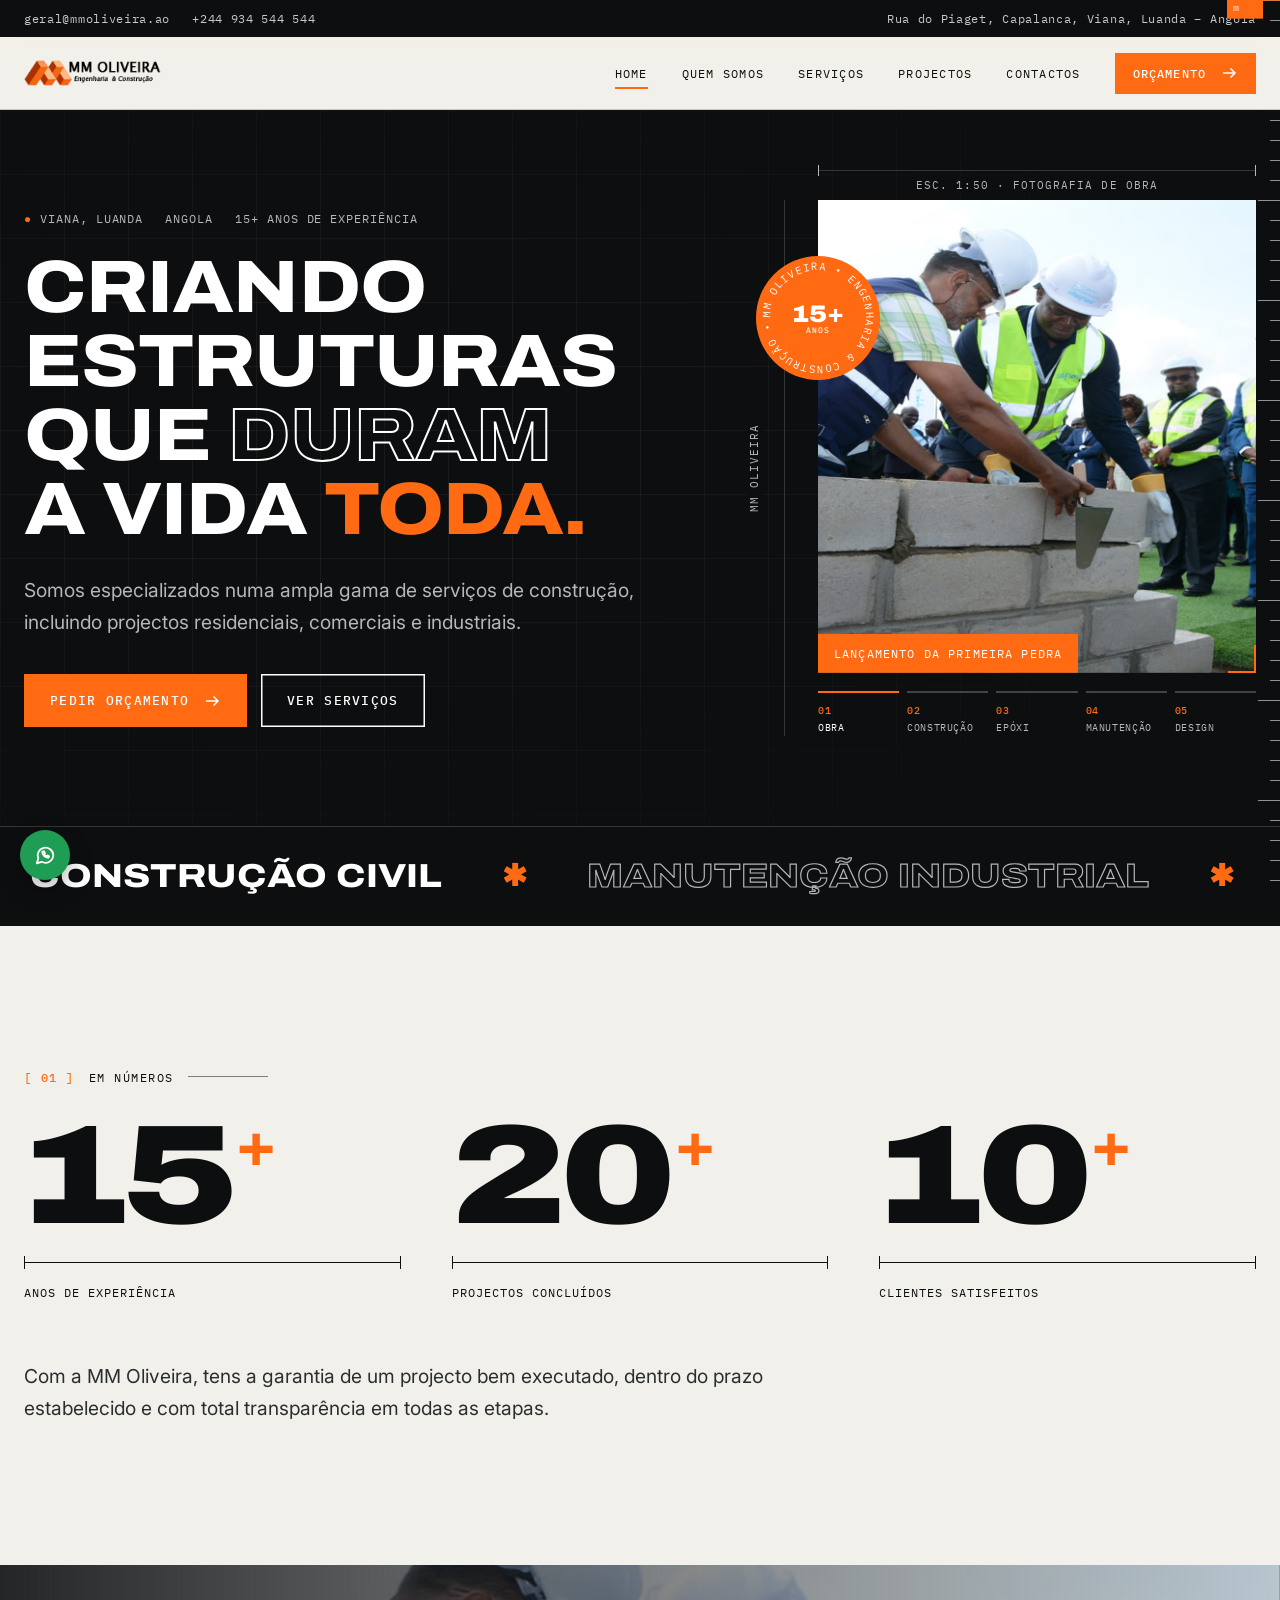
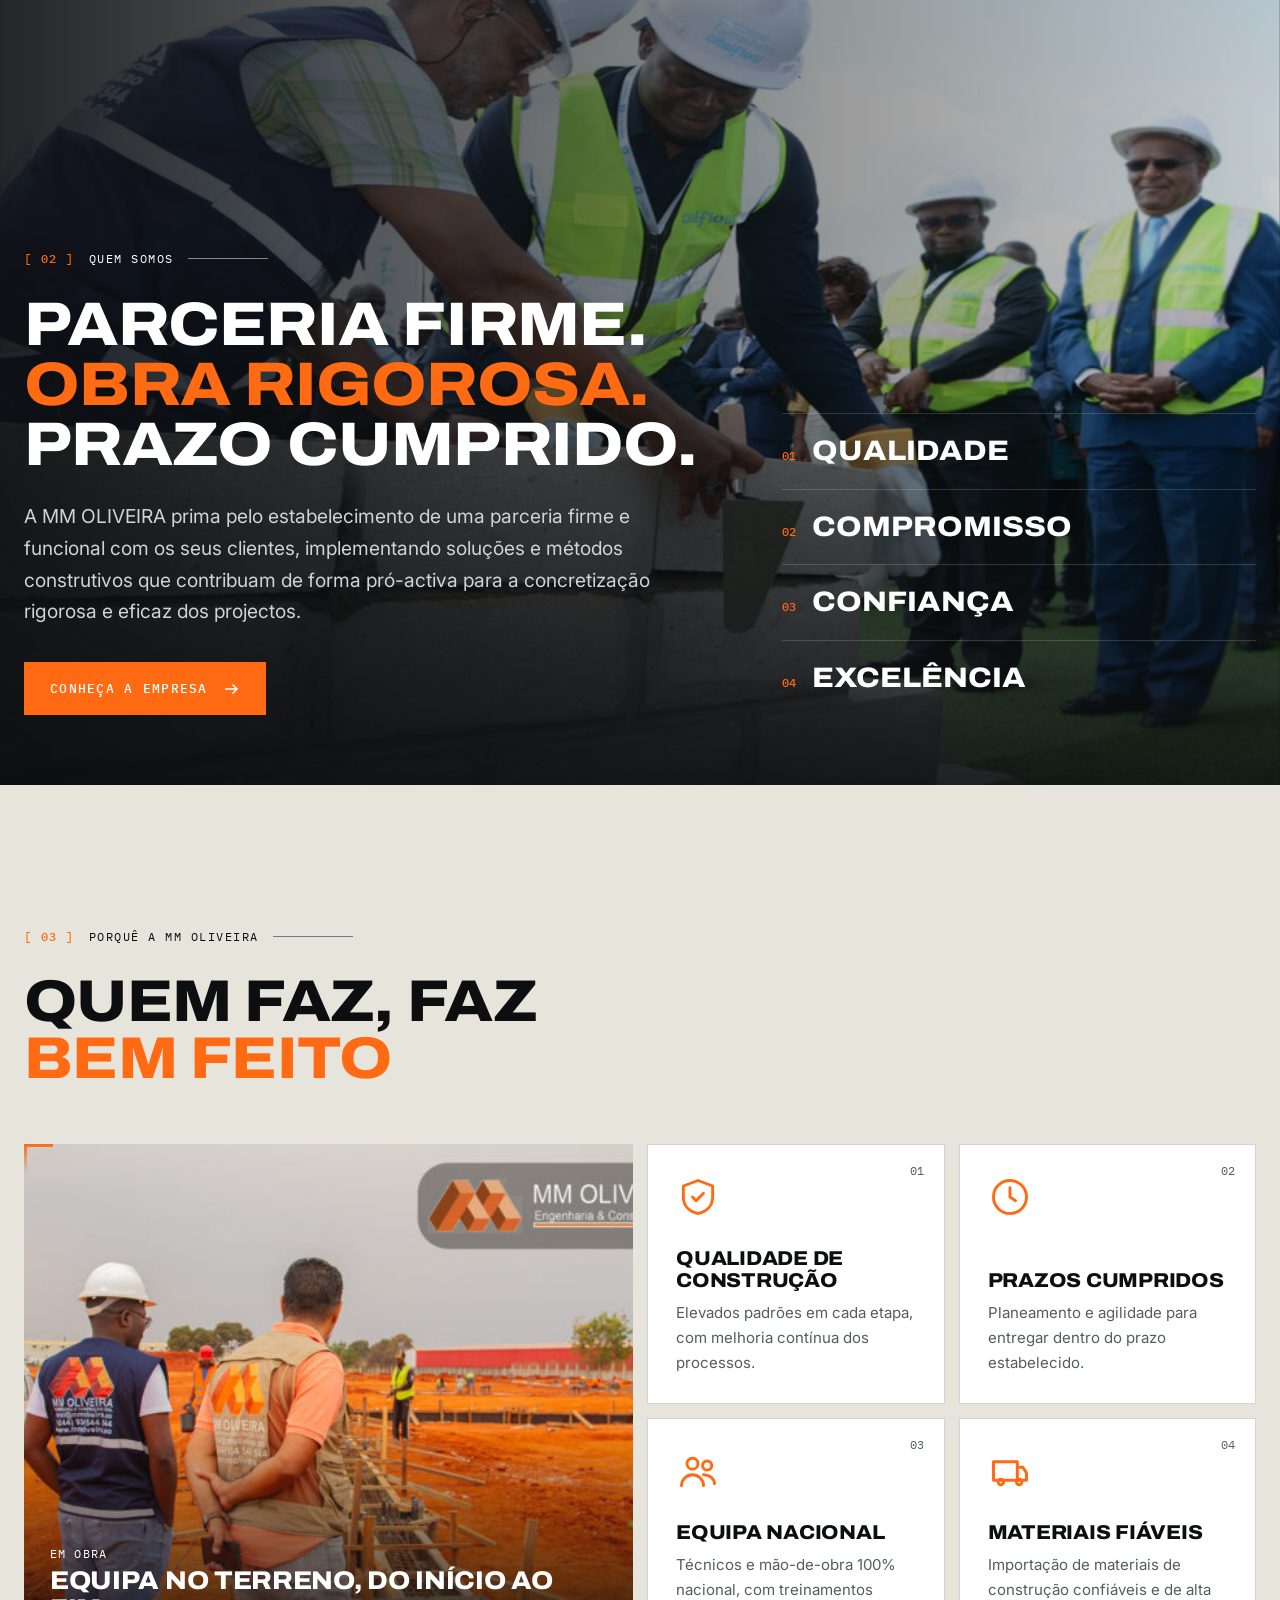
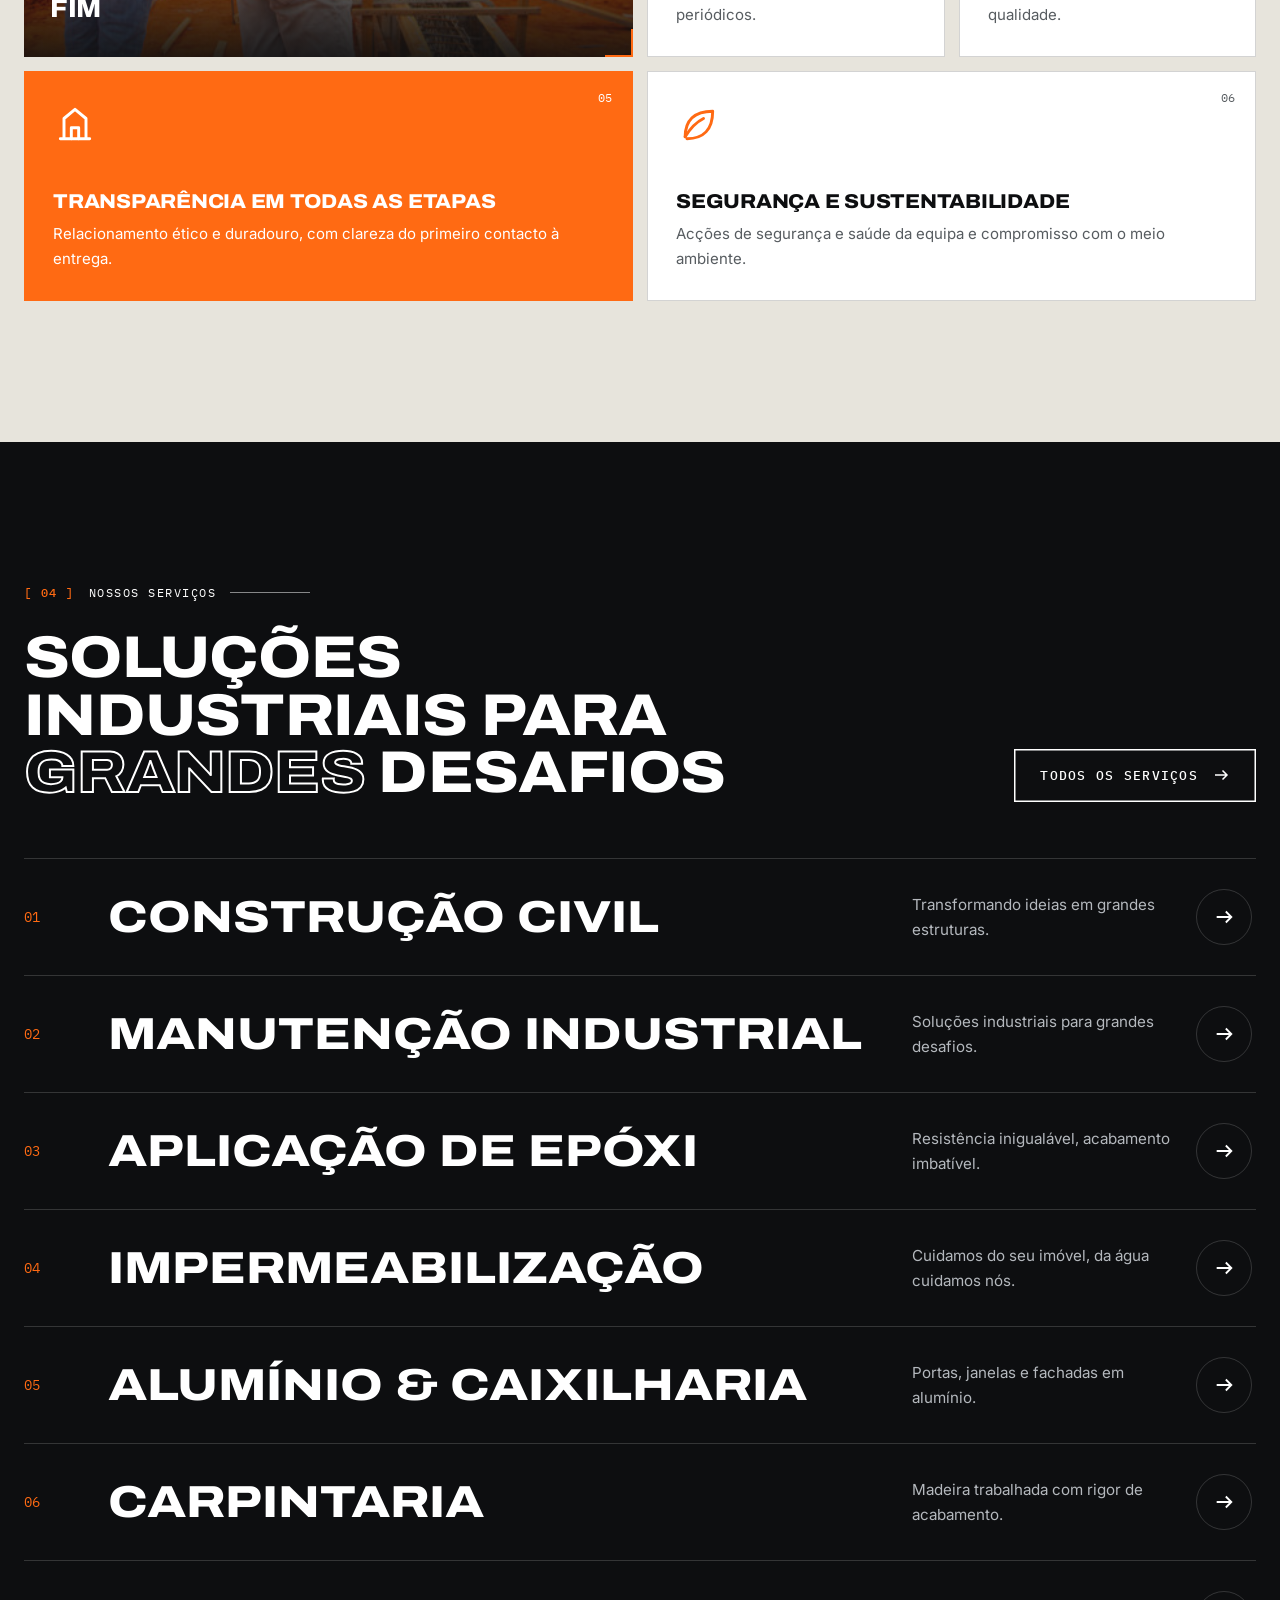
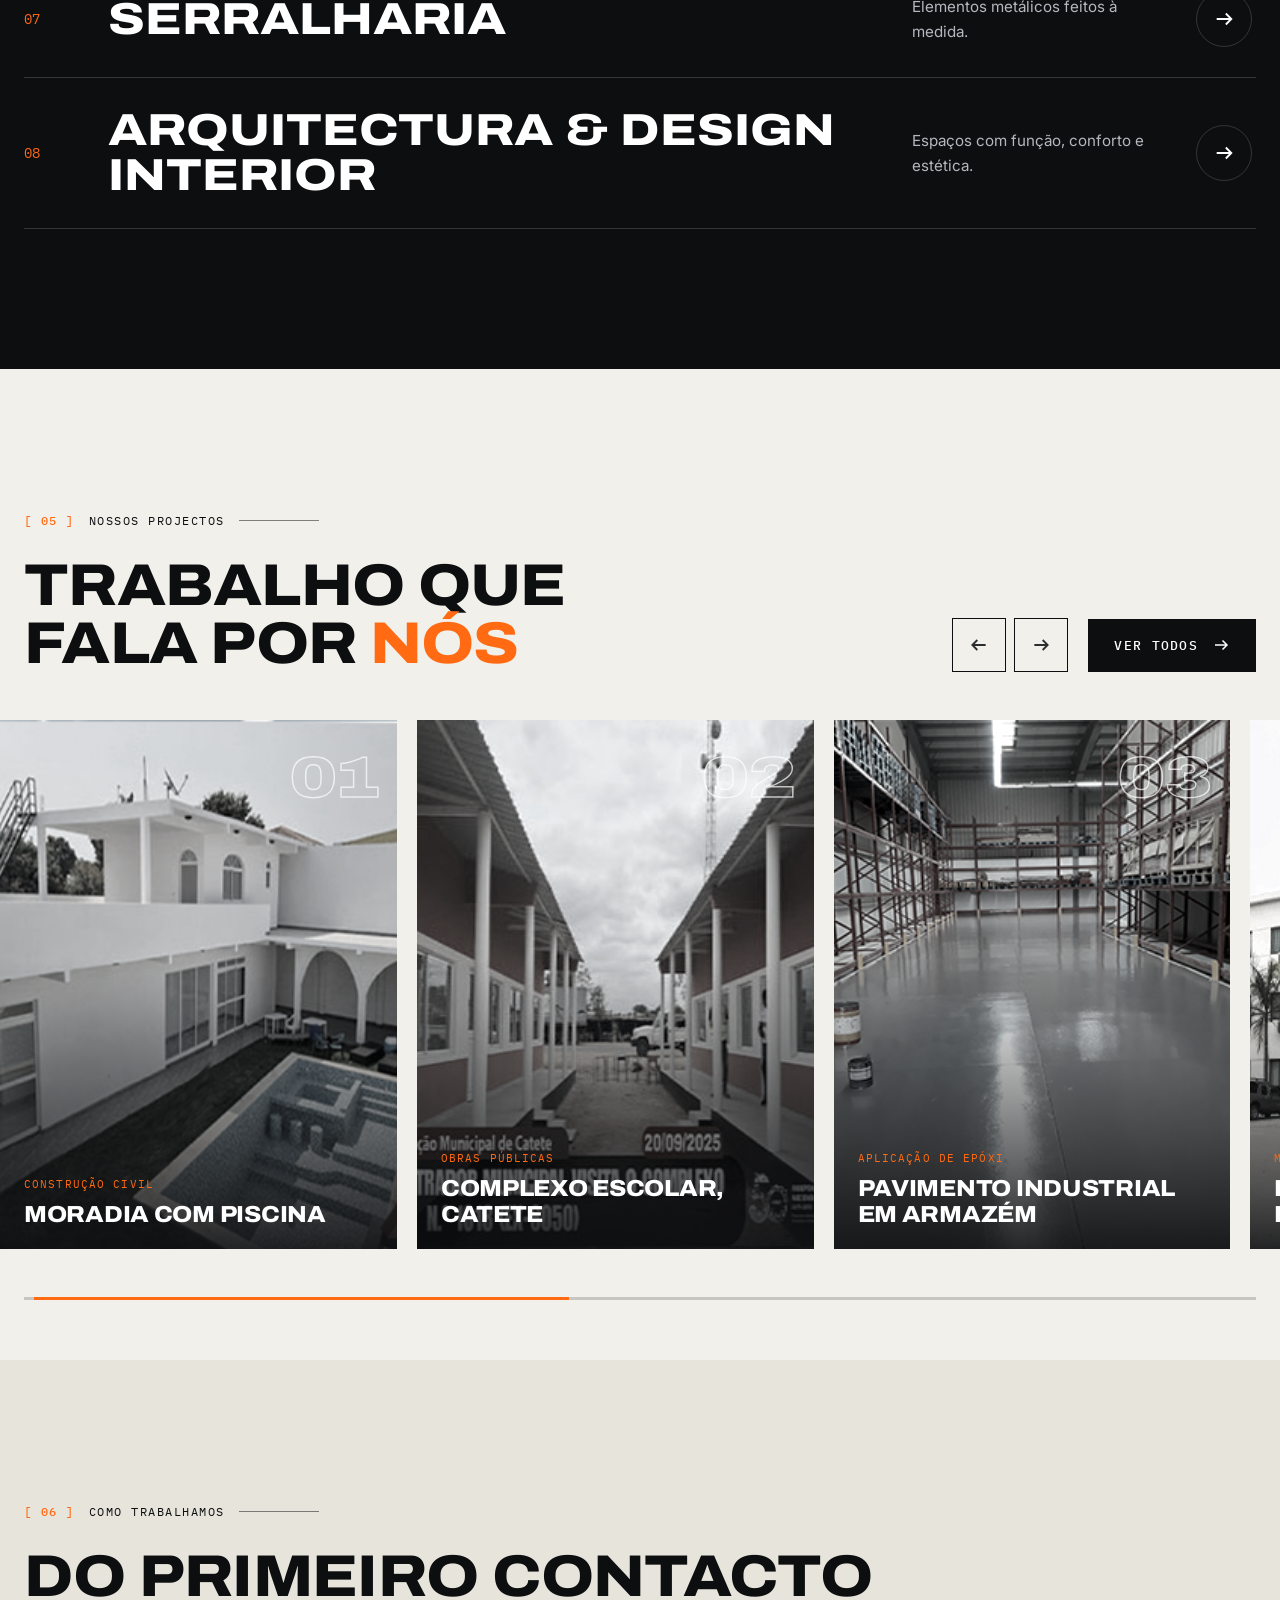
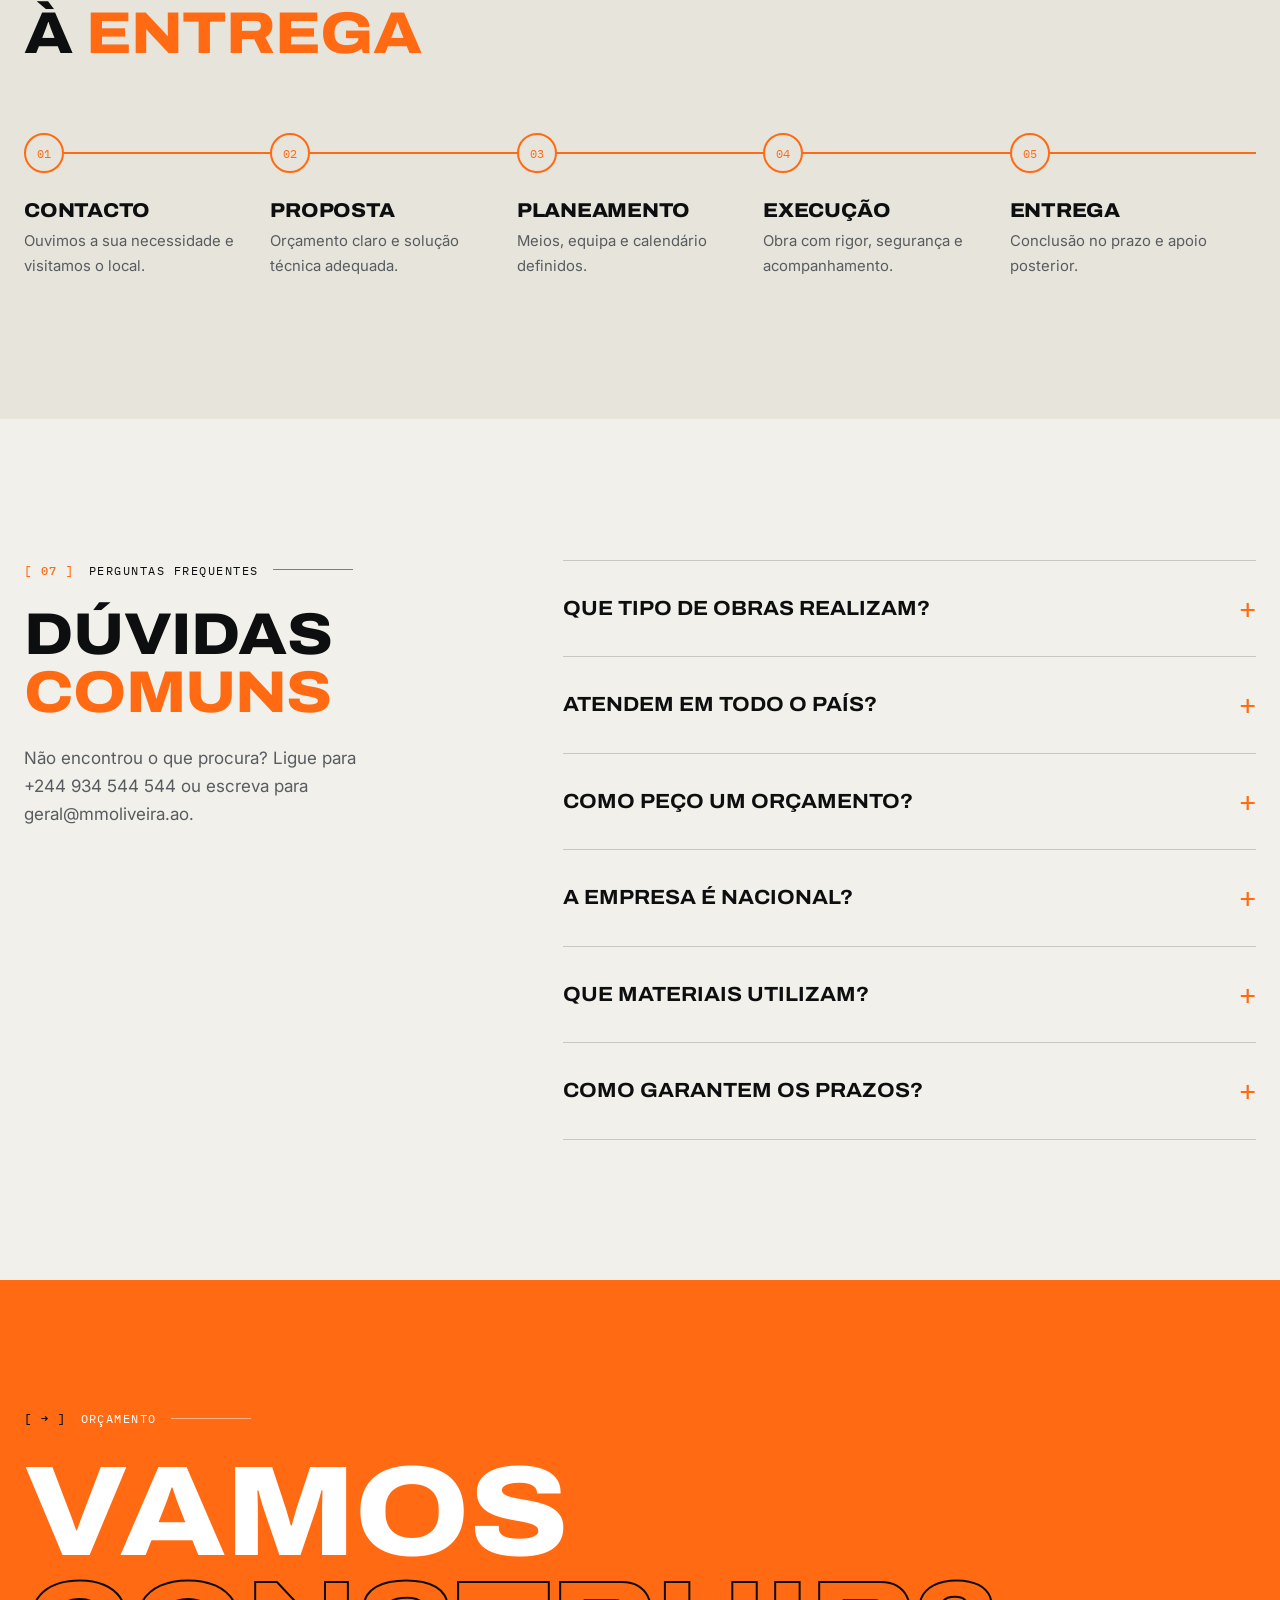
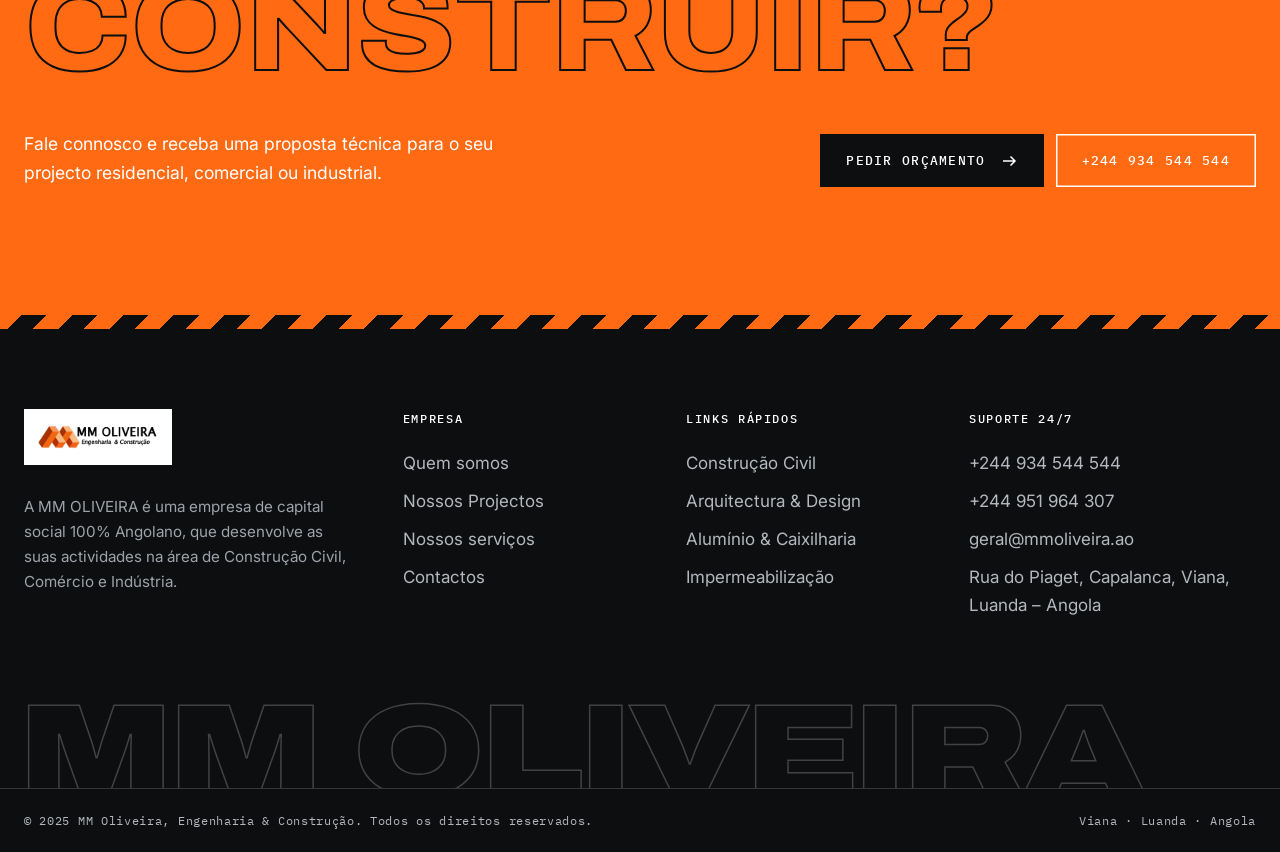
<file: bisnoHernani/index.html>
<!DOCTYPE html>
<html lang="pt">
<head>
<meta charset="utf-8">
<meta name="viewport" content="width=device-width, initial-scale=1">
<title>MM Oliveira | Engenharia & Construção</title>
<meta name="description" content="MM Oliveira, empresa angolana de construção civil, manutenção industrial, aplicação de epóxi, impermeabilização, alumínio e carpintaria.">
<link rel="icon" href="imagem/logo-mmo-165x55-1.png">
<link rel="preconnect" href="https://fonts.googleapis.com">
<link rel="preconnect" href="https://fonts.gstatic.com" crossorigin>
<link rel="stylesheet" href="https://fonts.googleapis.com/css2?family=Archivo:wdth,wght@100..125,400..900&family=Inter:wght@400;500;600&family=IBM+Plex+Mono:wght@400;500&display=swap">
<link rel="stylesheet" href="css/site.css">
<script>document.documentElement.classList.add('js')</script>
</head>
<body>
<div class="top"><div class="wrap">
  <div><span>geral@mmoliveira.ao</span><span>+244 934 544 544</span></div>
  <div class="hide-s">Rua do Piaget, Capalanca, Viana, Luanda – Angola</div>
</div></div>
<header class="header"><div class="wrap">
  <a class="logo" href="index.html"><img src="imagem/logo-mmo-165x55-1.png" alt="MM Oliveira – Engenharia &amp; Construção" width="165" height="55"></a>
  <button class="burger" type="button" aria-label="Menu" aria-expanded="false"><i></i><i></i><i></i></button>
  <nav class="nav">
    <a class="l on" href="index.html">Home</a>
    <a class="l" href="quem-somos.html">Quem somos</a>
    <a class="l" href="servicos.html">Serviços</a>
    <a class="l" href="projectos.html">Projectos</a>
    <a class="l" href="contactos.html">Contactos</a>
    <a class="btn sm" href="contactos.html">Orçamento <svg viewBox="0 0 24 24"><path d="M4 12h16M14 6l6 6-6 6"/></svg></a>
  </nav>
</div></header>
<main>
<section class="hero dark" data-load>
  <div class="wrap">
    <div>
      <div class="coord"><span><i>●</i> Viana, Luanda</span><span>Angola</span><span>15+ anos de experiência</span></div>
      <h1><span class="ln"><span style="--i:0">Criando</span></span><span class="ln"><span style="--i:1">estruturas</span></span><span class="ln"><span style="--i:2">que <span class="out">duram</span></span></span><span class="ln"><span style="--i:3">a vida <span class="accent">toda.</span></span></span></h1>
      <p class="lead rv" style="--d:.5s">Somos especializados numa ampla gama de serviços de construção, incluindo projectos residenciais, comerciais e industriais.</p>
      <div class="hbtns rv" style="--d:.65s"><a class="btn" href="contactos.html">Pedir orçamento <svg viewBox="0 0 24 24"><path d="M4 12h16M14 6l6 6-6 6"/></svg></a><a class="btn line" href="servicos.html">Ver serviços</a></div>
    </div>
    <div class="stage" data-car>
      <span class="dim h">Esc. 1:50 · Fotografia de obra</span>
      <span class="dim v"><span>MM Oliveira</span></span>
      <div class="frame crop">
        <div class="fs"><img src="imagem/sobre.jpg" alt="Lançamento da primeira pedra" style="object-position:center 30%"><span class="cap">Lançamento da primeira pedra</span></div>
        <div class="fs"><img src="imagem/construcao-civil360x350.jpg" alt="Construção Civil" style="object-position:center"><span class="cap">Construção Civil</span></div>
        <div class="fs"><img src="imagem/epoxi-1.jpg" alt="Pavimentos industriais" style="object-position:center"><span class="cap">Pavimentos industriais</span></div>
        <div class="fs"><img src="imagem/manutencao-industrial360x350.jpg" alt="Manutenção Industrial" style="object-position:center"><span class="cap">Manutenção Industrial</span></div>
        <div class="fs"><img src="imagem/design360x350.jpg" alt="Arquitectura &amp; Design" style="object-position:center"><span class="cap">Arquitectura & Design</span></div>
      </div>
      <div class="badge"><svg viewBox="0 0 124 124" aria-hidden="true"><defs><path id="cc" d="M62,62 m-48,0 a48,48 0 1,1 96,0 a48,48 0 1,1 -96,0"/></defs><text><textPath href="#cc" textLength="298" lengthAdjust="spacing">MM OLIVEIRA • ENGENHARIA &amp; CONSTRUÇÃO • </textPath></text></svg><div class="c">15+<small>ANOS</small></div></div>
      <div class="thumbs">
        <button class="th" type="button" aria-label="Obra"><b>01</b>Obra</button>
        <button class="th" type="button" aria-label="Construção"><b>02</b>Construção</button>
        <button class="th" type="button" aria-label="Epóxi"><b>03</b>Epóxi</button>
        <button class="th" type="button" aria-label="Manutenção"><b>04</b>Manutenção</button>
        <button class="th" type="button" aria-label="Design"><b>05</b>Design</button>
      </div>
    </div>
  </div>
  <div class="ticker" aria-hidden="true"><div class="track"><span>Construção Civil</span><span>Manutenção Industrial</span><span>Aplicação de Epóxi</span><span>Impermeabilização</span><span>Alumínio & Caixilharia</span><span>Carpintaria</span><span>Serralharia</span><span>Arquitectura & Design Interior</span><span>Construção Civil</span><span>Manutenção Industrial</span><span>Aplicação de Epóxi</span><span>Impermeabilização</span><span>Alumínio & Caixilharia</span><span>Carpintaria</span><span>Serralharia</span><span>Arquitectura & Design Interior</span><span>Construção Civil</span><span>Manutenção Industrial</span><span>Aplicação de Epóxi</span><span>Impermeabilização</span><span>Alumínio & Caixilharia</span><span>Carpintaria</span><span>Serralharia</span><span>Arquitectura & Design Interior</span><span>Construção Civil</span><span>Manutenção Industrial</span><span>Aplicação de Epóxi</span><span>Impermeabilização</span><span>Alumínio & Caixilharia</span><span>Carpintaria</span><span>Serralharia</span><span>Arquitectura & Design Interior</span></div></div>
</section>

<section class="sec">
  <div class="wrap">
    <div class="tag"><b>[ 01 ]</b> Em números</div>
    <div class="nums">
      <div class="rv"><div class="big"><span data-count="15">15</span><sup>+</sup></div><div class="dimline"></div><span class="mono">Anos de experiência</span></div>
      <div class="rv" style="--d:.12s"><div class="big"><span data-count="20">20</span><sup>+</sup></div><div class="dimline"></div><span class="mono">Projectos concluídos</span></div>
      <div class="rv" style="--d:.24s"><div class="big"><span data-count="10">10</span><sup>+</sup></div><div class="dimline"></div><span class="mono">Clientes satisfeitos</span></div>
    </div>
    <p class="lead rv" style="margin-top:56px;max-width:70ch">Com a MM Oliveira, tens a garantia de um projecto bem executado, dentro do prazo estabelecido e com total transparência em todas as etapas.</p>
  </div>
</section>

<section class="mani dark">
  <div class="bgp" data-par="0.1"><img src="imagem/sobre.jpg" alt="Lançamento da primeira pedra de uma obra da MM Oliveira" loading="lazy"></div>
  <div class="wrap">
    <div>
      <div class="tag"><b>[ 02 ]</b> Quem somos</div>
      <h2 class="rv">Parceria firme.<br><span class="accent">Obra rigorosa.</span><br>Prazo cumprido.</h2>
      <p class="lead rv" style="margin:26px 0 34px;color:#d0d3d8">A MM OLIVEIRA prima pelo estabelecimento de uma parceria firme e funcional com os seus clientes, implementando soluções e métodos construtivos que contribuam de forma pró-activa para a concretização rigorosa e eficaz dos projectos.</p>
      <a class="btn" href="quem-somos.html">Conheça a empresa <svg viewBox="0 0 24 24"><path d="M4 12h16M14 6l6 6-6 6"/></svg></a>
    </div>
    <ul class="pillars rv"><li><span>01</span>Qualidade</li><li><span>02</span>Compromisso</li><li><span>03</span>Confiança</li><li><span>04</span>Excelência</li></ul>
  </div>
</section>

<section class="sec alt">
  <div class="wrap">
    <div class="tag"><b>[ 03 ]</b> Porquê a MM Oliveira</div>
    <h2 class="rv" style="margin-bottom:56px;max-width:16ch">Quem faz, faz <span class="accent">bem feito</span></h2>
    <div class="bento">
      <div class="tile ph crop rv"><img src="imagem/img14-600x395.jpg" alt="Equipa MM Oliveira a acompanhar fundações" loading="lazy"><div class="cp"><span class="k" style="color:#fff">Em obra</span><h3>Equipa no terreno, do início ao fim</h3></div></div>
      <div class="tile rv"><span class="n">01</span><div class="ic"><svg viewBox="0 0 24 24"><path d="M12 3l8 3v6c0 5-3.5 8-8 9-4.5-1-8-4-8-9V6z"/><path d="M9 12l2 2 4-4"/></svg></div><div><h3>Qualidade de construção</h3><p>Elevados padrões em cada etapa, com melhoria contínua dos processos.</p></div></div>
      <div class="tile rv" style="--d:.08s"><span class="n">02</span><div class="ic"><svg viewBox="0 0 24 24"><circle cx="12" cy="12" r="9"/><path d="M12 7v5l3 2"/></svg></div><div><h3>Prazos cumpridos</h3><p>Planeamento e agilidade para entregar dentro do prazo estabelecido.</p></div></div>
      <div class="tile rv"><span class="n">03</span><div class="ic"><svg viewBox="0 0 24 24"><circle cx="9" cy="8" r="3"/><circle cx="17" cy="9" r="2.5"/><path d="M3 20c0-3.5 3-6 6-6s6 2.5 6 6M15 14c3 0 6 2 6 5"/></svg></div><div><h3>Equipa nacional</h3><p>Técnicos e mão-de-obra 100% nacional, com treinamentos periódicos.</p></div></div>
      <div class="tile rv" style="--d:.08s"><span class="n">04</span><div class="ic"><svg viewBox="0 0 24 24"><path d="M3 7h13v10H3zM16 10h3l2 3v4h-5"/><circle cx="7" cy="18" r="1.5"/><circle cx="17" cy="18" r="1.5"/></svg></div><div><h3>Materiais fiáveis</h3><p>Importação de materiais de construção confiáveis e de alta qualidade.</p></div></div>
      <div class="tile w2 or rv"><span class="n" style="color:#fff">05</span><div class="ic"><svg viewBox="0 0 24 24"><path d="M4 20h16M6 20V9l6-5 6 5v11"/><path d="M10 20v-6h4v6"/></svg></div><div><h3>Transparência em todas as etapas</h3><p>Relacionamento ético e duradouro, com clareza do primeiro contacto à entrega.</p></div></div>
      <div class="tile w2 rv"><span class="n">06</span><div class="ic"><svg viewBox="0 0 24 24"><path d="M5 19c0-9 5-14 15-14 0 10-5 15-14 15"/><path d="M5 19c3-5 6-8 10-10"/></svg></div><div><h3>Segurança e sustentabilidade</h3><p>Acções de segurança e saúde da equipa e compromisso com o meio ambiente.</p></div></div>
    </div>
  </div>
</section>

<section class="sec dark">
  <div class="wrap">
    <div class="idx-head">
      <div><div class="tag"><b>[ 04 ]</b> Nossos serviços</div><h2 class="rv">Soluções industriais para <span class="out">grandes</span> desafios</h2></div>
      <a class="btn line" href="servicos.html">Todos os serviços <svg viewBox="0 0 24 24"><path d="M4 12h16M14 6l6 6-6 6"/></svg></a>
    </div>
    <div class="idx">
      <a class="row" href="servicos.html#construcao-civil" data-img="imagem/construcao-civil360x350.jpg"><span class="num">01</span><span class="nm">Construção Civil</span><span class="ds">Transformando ideias em grandes estruturas.</span><span class="go"><svg viewBox="0 0 24 24"><path d="M4 12h16M14 6l6 6-6 6"/></svg></span></a>
      <a class="row" href="servicos.html#manutencao-industrial" data-img="imagem/manutencao-industrial360x350.jpg"><span class="num">02</span><span class="nm">Manutenção Industrial</span><span class="ds">Soluções industriais para grandes desafios.</span><span class="go"><svg viewBox="0 0 24 24"><path d="M4 12h16M14 6l6 6-6 6"/></svg></span></a>
      <a class="row" href="servicos.html#aplicacao-epoxi" data-img="imagem/epoxi-1.jpg"><span class="num">03</span><span class="nm">Aplicação de Epóxi</span><span class="ds">Resistência inigualável, acabamento imbatível.</span><span class="go"><svg viewBox="0 0 24 24"><path d="M4 12h16M14 6l6 6-6 6"/></svg></span></a>
      <a class="row" href="servicos.html#impermeabilizacao" data-img="imagem/img3-360x350-1.jpg"><span class="num">04</span><span class="nm">Impermeabilização</span><span class="ds">Cuidamos do seu imóvel, da água cuidamos nós.</span><span class="go"><svg viewBox="0 0 24 24"><path d="M4 12h16M14 6l6 6-6 6"/></svg></span></a>
      <a class="row" href="servicos.html#aluminio-caixilharia" data-img="imagem/caixilharia360x350.jpg"><span class="num">05</span><span class="nm">Alumínio & Caixilharia</span><span class="ds">Portas, janelas e fachadas em alumínio.</span><span class="go"><svg viewBox="0 0 24 24"><path d="M4 12h16M14 6l6 6-6 6"/></svg></span></a>
      <a class="row" href="servicos.html#carpintaria" data-img="imagem/img4-360x350-1.jpg"><span class="num">06</span><span class="nm">Carpintaria</span><span class="ds">Madeira trabalhada com rigor de acabamento.</span><span class="go"><svg viewBox="0 0 24 24"><path d="M4 12h16M14 6l6 6-6 6"/></svg></span></a>
      <a class="row" href="servicos.html#serralharia" data-img="imagem/img1-360x350-1.jpg"><span class="num">07</span><span class="nm">Serralharia</span><span class="ds">Elementos metálicos feitos à medida.</span><span class="go"><svg viewBox="0 0 24 24"><path d="M4 12h16M14 6l6 6-6 6"/></svg></span></a>
      <a class="row" href="servicos.html#arquitectura-design" data-img="imagem/design360x350.jpg"><span class="num">08</span><span class="nm">Arquitectura & Design Interior</span><span class="ds">Espaços com função, conforto e estética.</span><span class="go"><svg viewBox="0 0 24 24"><path d="M4 12h16M14 6l6 6-6 6"/></svg></span></a>
    </div>
  </div>
</section>

<section class="sec" style="padding-bottom:60px">
  <div class="wrap hs-head">
    <div><div class="tag"><b>[ 05 ]</b> Nossos Projectos</div><h2 class="rv">Trabalho que<br>fala por <span class="accent">nós</span></h2></div>
    <div style="display:flex;gap:20px;align-items:center;flex-wrap:wrap"><div class="arrows"><button class="ar" type="button" data-hs="-1" aria-label="Anterior"><svg viewBox="0 0 24 24"><path d="M20 12H4M10 6l-6 6 6 6"/></svg></button><button class="ar" type="button" data-hs="1" aria-label="Seguinte"><svg viewBox="0 0 24 24"><path d="M4 12h16M14 6l6 6-6 6"/></svg></button></div><a class="btn ink" href="projectos.html">Ver todos <svg viewBox="0 0 24 24"><path d="M4 12h16M14 6l6 6-6 6"/></svg></a></div>
  </div>
  <div class="hs"><a href="projectos.html" class="pc">
  <img src="imagem/construcao-civil360x350.jpg" alt="Moradia com piscina" loading="lazy" draggable="false"><span class="no">01</span>
  <div class="in2"><span class="k">Construção Civil</span><h3>Moradia com piscina</h3></div>
</a><a href="projectos.html" class="pc">
  <img src="imagem/img3-360x350-1.jpg" alt="Complexo escolar, Catete" loading="lazy" draggable="false"><span class="no">02</span>
  <div class="in2"><span class="k">Obras públicas</span><h3>Complexo escolar, Catete</h3></div>
</a><a href="projectos.html" class="pc">
  <img src="imagem/epoxi-1.jpg" alt="Pavimento industrial em armazém" loading="lazy" draggable="false"><span class="no">03</span>
  <div class="in2"><span class="k">Aplicação de Epóxi</span><h3>Pavimento industrial em armazém</h3></div>
</a><a href="projectos.html" class="pc">
  <img src="imagem/manutencao-industrial360x350.jpg" alt="Intervenção em edifício empresarial" loading="lazy" draggable="false"><span class="no">04</span>
  <div class="in2"><span class="k">Manutenção Industrial</span><h3>Intervenção em edifício empresarial</h3></div>
</a><a href="projectos.html" class="pc">
  <img src="imagem/img2-360x350x.jpg" alt="Fachada comercial" loading="lazy" draggable="false"><span class="no">05</span>
  <div class="in2"><span class="k">Trabalhos em altura</span><h3>Fachada comercial</h3></div>
</a><a href="projectos.html" class="pc">
  <img src="imagem/design360x350.jpg" alt="Projecto 3D de moradia" loading="lazy" draggable="false"><span class="no">06</span>
  <div class="in2"><span class="k">Arquitectura & Design</span><h3>Projecto 3D de moradia</h3></div>
</a><a href="projectos.html" class="pc">
  <img src="imagem/caixilharia360x350.jpg" alt="Caixilharia em alumínio e vidro" loading="lazy" draggable="false"><span class="no">07</span>
  <div class="in2"><span class="k">Alumínio & Caixilharia</span><h3>Caixilharia em alumínio e vidro</h3></div>
</a></div>
  <div class="hs-bar" style="margin-top:20px"><i></i></div>
</section>

<section class="sec alt">
  <div class="wrap">
    <div class="tag"><b>[ 06 ]</b> Como trabalhamos</div>
    <h2 class="rv">Do primeiro contacto<br>à <span class="accent">entrega</span></h2>
    <div class="proc"><div class="ln2"></div>
      <div class="st rv"><div class="dot">01</div><h3>Contacto</h3><p>Ouvimos a sua necessidade e visitamos o local.</p></div>
      <div class="st rv" style="--d:.1s"><div class="dot">02</div><h3>Proposta</h3><p>Orçamento claro e solução técnica adequada.</p></div>
      <div class="st rv" style="--d:.2s"><div class="dot">03</div><h3>Planeamento</h3><p>Meios, equipa e calendário definidos.</p></div>
      <div class="st rv" style="--d:.3s"><div class="dot">04</div><h3>Execução</h3><p>Obra com rigor, segurança e acompanhamento.</p></div>
      <div class="st rv" style="--d:.4s"><div class="dot">05</div><h3>Entrega</h3><p>Conclusão no prazo e apoio posterior.</p></div>
    </div>
  </div>
</section>

<section class="sec">
  <div class="wrap faq">
    <div><div class="tag"><b>[ 07 ]</b> Perguntas frequentes</div><h2 class="rv">Dúvidas <span class="accent">comuns</span></h2><p style="margin-top:22px;max-width:34ch">Não encontrou o que procura? Ligue para +244 934 544 544 ou escreva para geral@mmoliveira.ao.</p></div>
    <div><details><summary>Que tipo de obras realizam?</summary><div class="a"><p>Projectos residenciais, comerciais e industriais, além de manutenção industrial, remodelações, pavimentos, epóxi e impermeabilizações.</p></div></details>
<details><summary>Atendem em todo o país?</summary><div class="a"><p>Sim. Estamos preparados para atender clientes de médio e grande porte em todo o território nacional.</p></div></details>
<details><summary>Como peço um orçamento?</summary><div class="a"><p>Pelo formulário na página de Contactos, por telefone ou por e-mail. Indique o serviço pretendido e o local da obra.</p></div></details>
<details><summary>A empresa é nacional?</summary><div class="a"><p>Sim, a MM OLIVEIRA é uma empresa de capital social 100% angolano, com equipa técnica 100% nacional.</p></div></details>
<details><summary>Que materiais utilizam?</summary><div class="a"><p>Materiais de construção confiáveis e de alta qualidade, com importação sempre que necessário para garantir a qualidade do serviço.</p></div></details>
<details><summary>Como garantem os prazos?</summary><div class="a"><p>Com planeamento, equipa motivada e formada e métodos construtivos ágeis, mantendo transparência com o cliente em todas as etapas.</p></div></details></div>
  </div>
</section>

<section class="cta">
  <div class="wrap">
    <div class="tag"><b>[ → ]</b> Orçamento</div>
    <h2 class="rv">Vamos<br><span class="out">construir?</span></h2>
    <div class="row2">
      <p>Fale connosco e receba uma proposta técnica para o seu projecto residencial, comercial ou industrial.</p>
      <div style="display:flex;gap:12px;flex-wrap:wrap"><a class="btn" href="contactos.html">Pedir orçamento <svg viewBox="0 0 24 24"><path d="M4 12h16M14 6l6 6-6 6"/></svg></a><a class="btn line" href="tel:+244934544544">+244 934 544 544</a></div>
    </div>
  </div>
</section>
<div class="hazard"></div>
</main>
<footer class="foot">
  <div class="wrap">
    <div class="cols">
      <div><div class="lb"><img src="imagem/logo-mmo-165x55-1.png" alt="MM Oliveira"></div>
        <p>A MM OLIVEIRA é uma empresa de capital social 100% Angolano, que desenvolve as suas actividades na área de Construção Civil, Comércio e Indústria.</p></div>
      <div><h4>Empresa</h4><ul><li><a href="quem-somos.html">Quem somos</a></li><li><a href="projectos.html">Nossos Projectos</a></li><li><a href="servicos.html">Nossos serviços</a></li><li><a href="contactos.html">Contactos</a></li></ul></div>
      <div><h4>Links rápidos</h4><ul><li><a href="servicos.html#construcao-civil">Construção Civil</a></li><li><a href="servicos.html#arquitectura-design">Arquitectura &amp; Design</a></li><li><a href="servicos.html#aluminio-caixilharia">Alumínio &amp; Caixilharia</a></li><li><a href="servicos.html#impermeabilizacao">Impermeabilização</a></li></ul></div>
      <div><h4>Suporte 24/7</h4><ul><li><a href="tel:+244934544544">+244 934 544 544</a></li><li><a href="tel:+244951964307">+244 951 964 307</a></li><li><a href="mailto:geral@mmoliveira.ao">geral@mmoliveira.ao</a></li><li>Rua do Piaget, Capalanca, Viana, Luanda – Angola</li></ul></div>
    </div>
  </div>
  <div class="wrap"><div class="wordmark" aria-hidden="true">MM Oliveira</div></div>
  <div class="base"><div class="wrap" style="display:flex;justify-content:space-between;gap:20px;flex-wrap:wrap"><span>© 2025 MM Oliveira, Engenharia &amp; Construção. Todos os direitos reservados.</span><span>Viana · Luanda · Angola</span></div></div>
</footer>

<script src="js/site.js"></script>
</body>
</html>
</file>
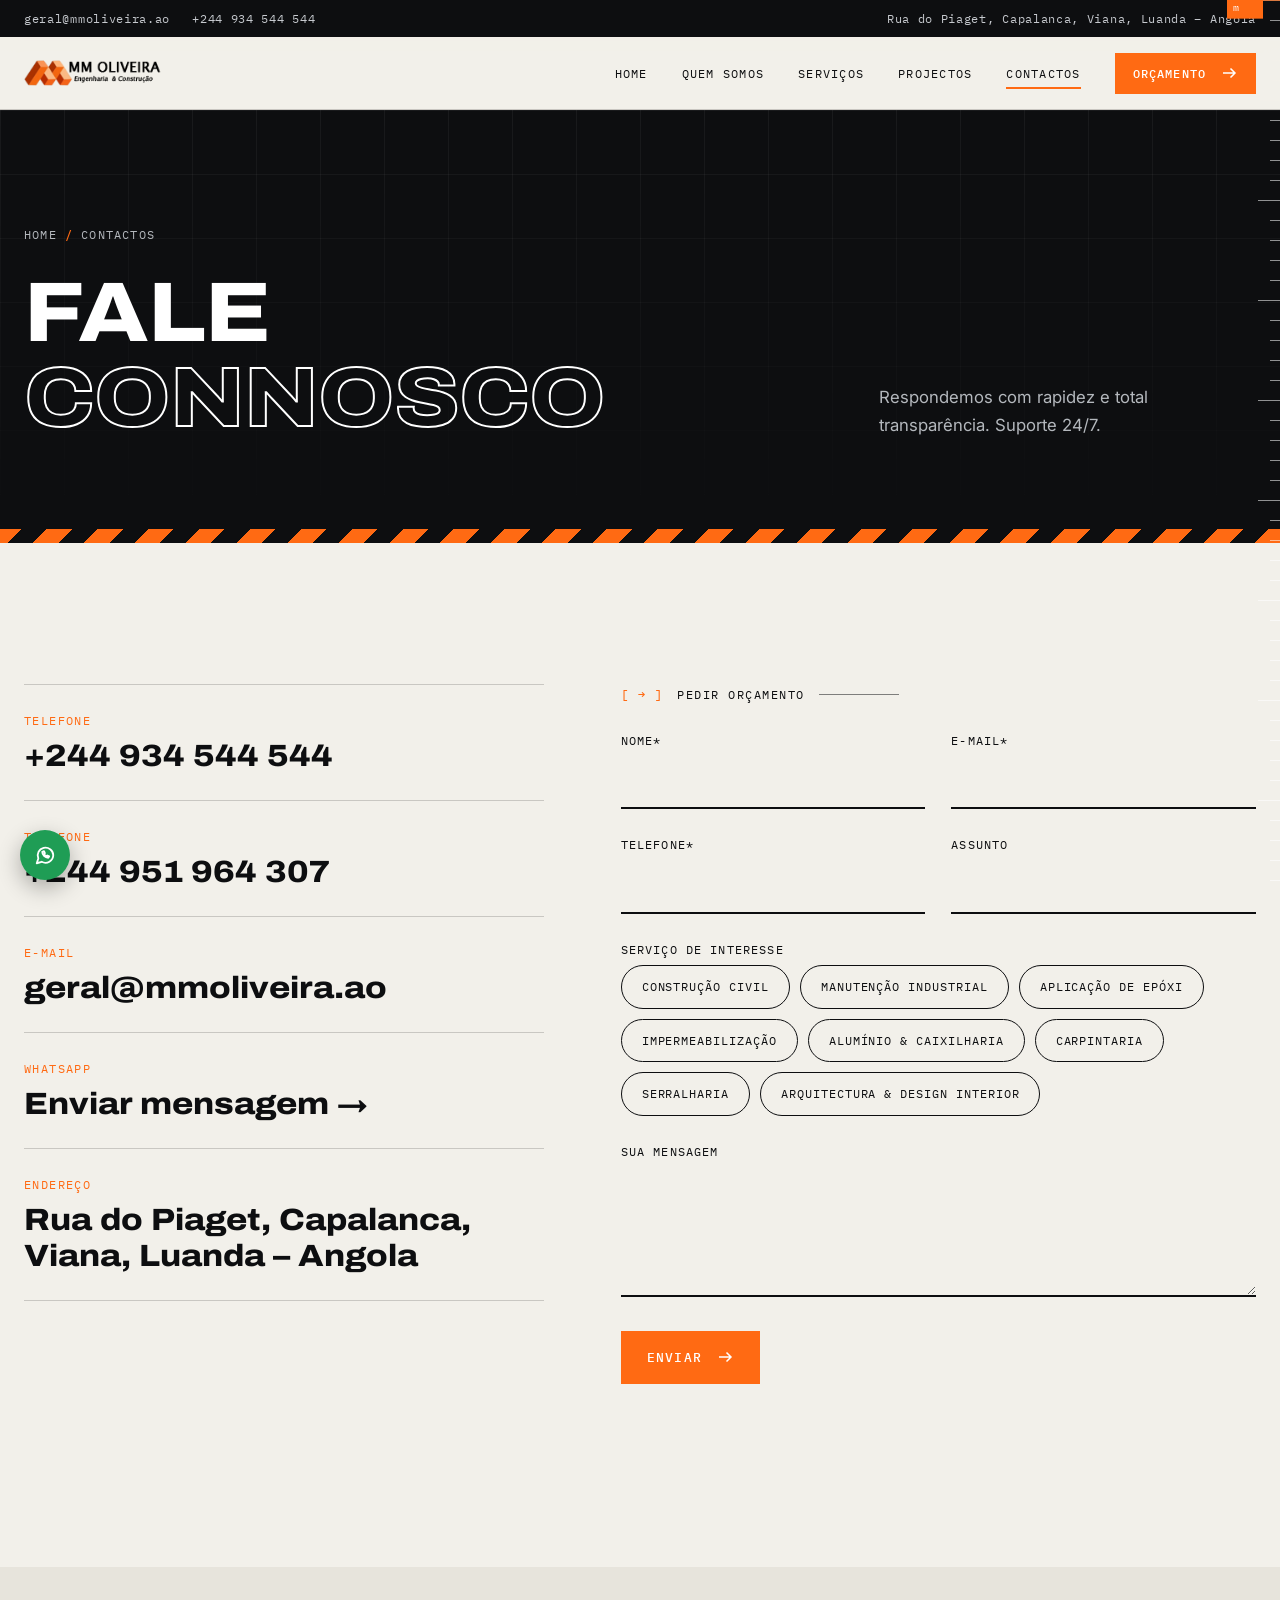
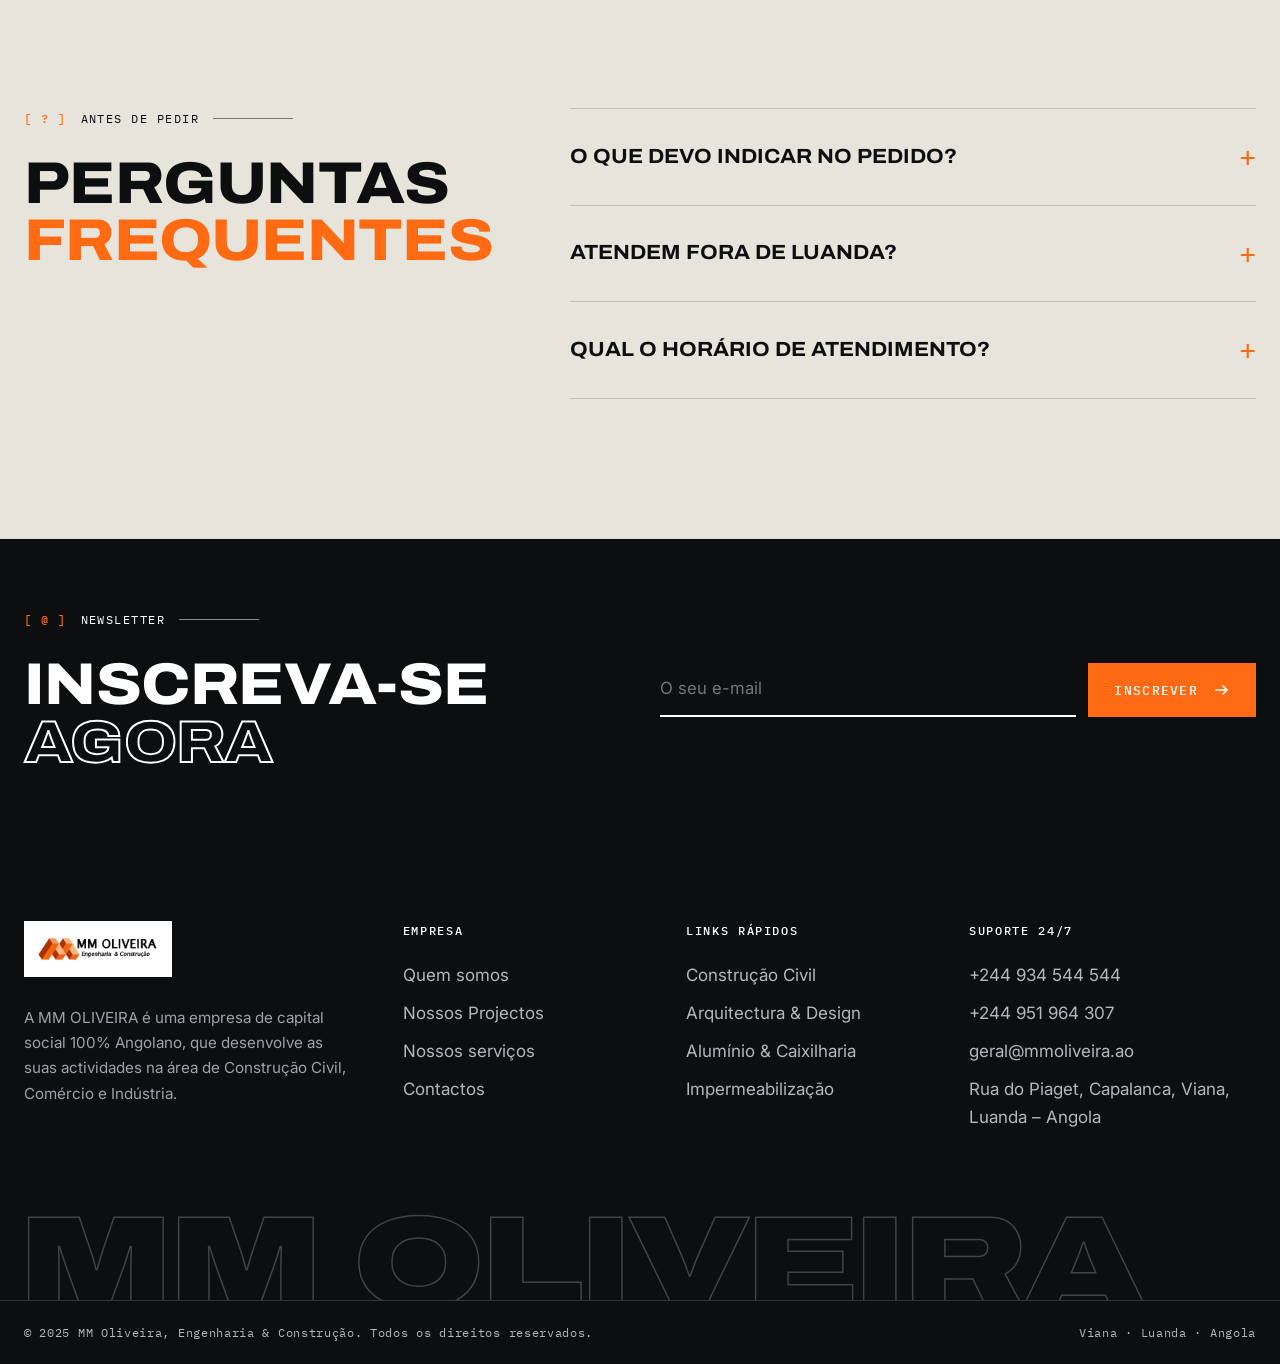
<file: bisnoHernani/contactos.html>
<!DOCTYPE html>
<html lang="pt">
<head>
<meta charset="utf-8">
<meta name="viewport" content="width=device-width, initial-scale=1">
<title>Contactos | MM Oliveira</title>
<meta name="description" content="Contacte a MM Oliveira: telefone, e-mail, morada e pedido de orçamento.">
<link rel="icon" href="imagem/logo-mmo-165x55-1.png">
<link rel="preconnect" href="https://fonts.googleapis.com">
<link rel="preconnect" href="https://fonts.gstatic.com" crossorigin>
<link rel="stylesheet" href="https://fonts.googleapis.com/css2?family=Archivo:wdth,wght@100..125,400..900&family=Inter:wght@400;500;600&family=IBM+Plex+Mono:wght@400;500&display=swap">
<link rel="stylesheet" href="css/site.css">
<script>document.documentElement.classList.add('js')</script>
</head>
<body>
<div class="top"><div class="wrap">
  <div><span>geral@mmoliveira.ao</span><span>+244 934 544 544</span></div>
  <div class="hide-s">Rua do Piaget, Capalanca, Viana, Luanda – Angola</div>
</div></div>
<header class="header"><div class="wrap">
  <a class="logo" href="index.html"><img src="imagem/logo-mmo-165x55-1.png" alt="MM Oliveira – Engenharia &amp; Construção" width="165" height="55"></a>
  <button class="burger" type="button" aria-label="Menu" aria-expanded="false"><i></i><i></i><i></i></button>
  <nav class="nav">
    <a class="l" href="index.html">Home</a>
    <a class="l" href="quem-somos.html">Quem somos</a>
    <a class="l" href="servicos.html">Serviços</a>
    <a class="l" href="projectos.html">Projectos</a>
    <a class="l on" href="contactos.html">Contactos</a>
    <a class="btn sm" href="contactos.html">Orçamento <svg viewBox="0 0 24 24"><path d="M4 12h16M14 6l6 6-6 6"/></svg></a>
  </nav>
</div></header>
<main>
<section class="ph dark" data-load>
  <div class="wrap">
    <div>
      <div class="crumb"><a href="index.html">Home</a> <b>/</b> Contactos</div>
      <h1><span class="ln"><span style="--i:0">Fale</span></span><span class="ln"><span style="--i:1"><span class="out">connosco</span></span></span></h1>
    </div>
    <p>Respondemos com rapidez e total transparência. Suporte 24/7.</p>
  </div>
  <div class="hazard"></div>
</section>

<section class="sec">
  <div class="wrap contact">
    <div class="cl rv">
      <a href="tel:+244934544544"><small>Telefone</small><span class="v">+244 934 544 544</span></a>
      <a href="tel:+244951964307"><small>Telefone</small><span class="v">+244 951 964 307</span></a>
      <a href="mailto:geral@mmoliveira.ao"><small>E-mail</small><span class="v">geral@mmoliveira.ao</span></a>
      <a href="https://wa.me/244934544544" target="_blank" rel="noopener"><small>WhatsApp</small><span class="v">Enviar mensagem →</span></a>
      <a href="https://www.google.com/maps/search/?api=1&amp;query=Rua+do+Piaget+Capalanca+Viana+Luanda+Angola" target="_blank" rel="noopener"><small>Endereço</small><span class="v">Rua do Piaget, Capalanca, Viana, Luanda – Angola</span></a>
    </div>
    <div class="rv">
      <div class="tag"><b>[ → ]</b> Pedir orçamento</div>
      <form id="contact-form">
        <div class="row"><div><label for="nome">Nome*</label><input id="nome" name="nome" required autocomplete="name"></div><div><label for="email">E-mail*</label><input id="email" name="email" type="email" required autocomplete="email"></div></div>
        <div class="row"><div><label for="telefone">Telefone*</label><input id="telefone" name="telefone" type="tel" required autocomplete="tel"></div><div><label for="assunto">Assunto</label><input id="assunto" name="assunto"></div></div>
        <div><label id="pick-l">Serviço de interesse</label><div class="chips" id="pick" role="group" aria-labelledby="pick-l" style="margin:6px 0 0"><button type="button" class="chip">Construção Civil</button><button type="button" class="chip">Manutenção Industrial</button><button type="button" class="chip">Aplicação de Epóxi</button><button type="button" class="chip">Impermeabilização</button><button type="button" class="chip">Alumínio & Caixilharia</button><button type="button" class="chip">Carpintaria</button><button type="button" class="chip">Serralharia</button><button type="button" class="chip">Arquitectura & Design Interior</button></div></div>
        <div><label for="mensagem">Sua mensagem</label><textarea id="mensagem" name="mensagem"></textarea></div>
        <div><button class="btn" type="submit">Enviar <svg viewBox="0 0 24 24"><path d="M4 12h16M14 6l6 6-6 6"/></svg></button></div>
        <p class="note" role="status"></p>
      </form>
    </div>
  </div>
</section>

<section class="sec alt">
  <div class="wrap faq">
    <div><div class="tag"><b>[ ? ]</b> Antes de pedir</div><h2 class="rv">Perguntas <span class="accent">frequentes</span></h2></div>
    <div><details><summary>O que devo indicar no pedido?</summary><div class="a"><p>O serviço pretendido, o local da obra e, se possível, fotos, plantas ou medidas aproximadas.</p></div></details>
<details><summary>Atendem fora de Luanda?</summary><div class="a"><p>Sim, atendemos clientes de médio e grande porte em todo o território nacional.</p></div></details>
<details><summary>Qual o horário de atendimento?</summary><div class="a"><p>Temos suporte 24/7 através do telefone +244 934 544 544.</p></div></details></div>
  </div>
</section>

<section class="sec dark" style="padding:70px 0">
  <div class="wrap" style="display:grid;grid-template-columns:1fr 1fr;gap:40px;align-items:center">
    <div><div class="tag"><b>[ @ ]</b> Newsletter</div><h2>Inscreva-se <span class="out">agora</span></h2></div>
    <form class="news" style="display:flex"><input type="email" required placeholder="O seu e-mail" aria-label="E-mail"><button class="btn" type="submit">Inscrever <svg viewBox="0 0 24 24"><path d="M4 12h16M14 6l6 6-6 6"/></svg></button></form>
  </div>
</section>
</main>
<footer class="foot">
  <div class="wrap">
    <div class="cols">
      <div><div class="lb"><img src="imagem/logo-mmo-165x55-1.png" alt="MM Oliveira"></div>
        <p>A MM OLIVEIRA é uma empresa de capital social 100% Angolano, que desenvolve as suas actividades na área de Construção Civil, Comércio e Indústria.</p></div>
      <div><h4>Empresa</h4><ul><li><a href="quem-somos.html">Quem somos</a></li><li><a href="projectos.html">Nossos Projectos</a></li><li><a href="servicos.html">Nossos serviços</a></li><li><a href="contactos.html">Contactos</a></li></ul></div>
      <div><h4>Links rápidos</h4><ul><li><a href="servicos.html#construcao-civil">Construção Civil</a></li><li><a href="servicos.html#arquitectura-design">Arquitectura &amp; Design</a></li><li><a href="servicos.html#aluminio-caixilharia">Alumínio &amp; Caixilharia</a></li><li><a href="servicos.html#impermeabilizacao">Impermeabilização</a></li></ul></div>
      <div><h4>Suporte 24/7</h4><ul><li><a href="tel:+244934544544">+244 934 544 544</a></li><li><a href="tel:+244951964307">+244 951 964 307</a></li><li><a href="mailto:geral@mmoliveira.ao">geral@mmoliveira.ao</a></li><li>Rua do Piaget, Capalanca, Viana, Luanda – Angola</li></ul></div>
    </div>
  </div>
  <div class="wrap"><div class="wordmark" aria-hidden="true">MM Oliveira</div></div>
  <div class="base"><div class="wrap" style="display:flex;justify-content:space-between;gap:20px;flex-wrap:wrap"><span>© 2025 MM Oliveira, Engenharia &amp; Construção. Todos os direitos reservados.</span><span>Viana · Luanda · Angola</span></div></div>
</footer>

<script src="js/site.js"></script>
</body>
</html>
</file>
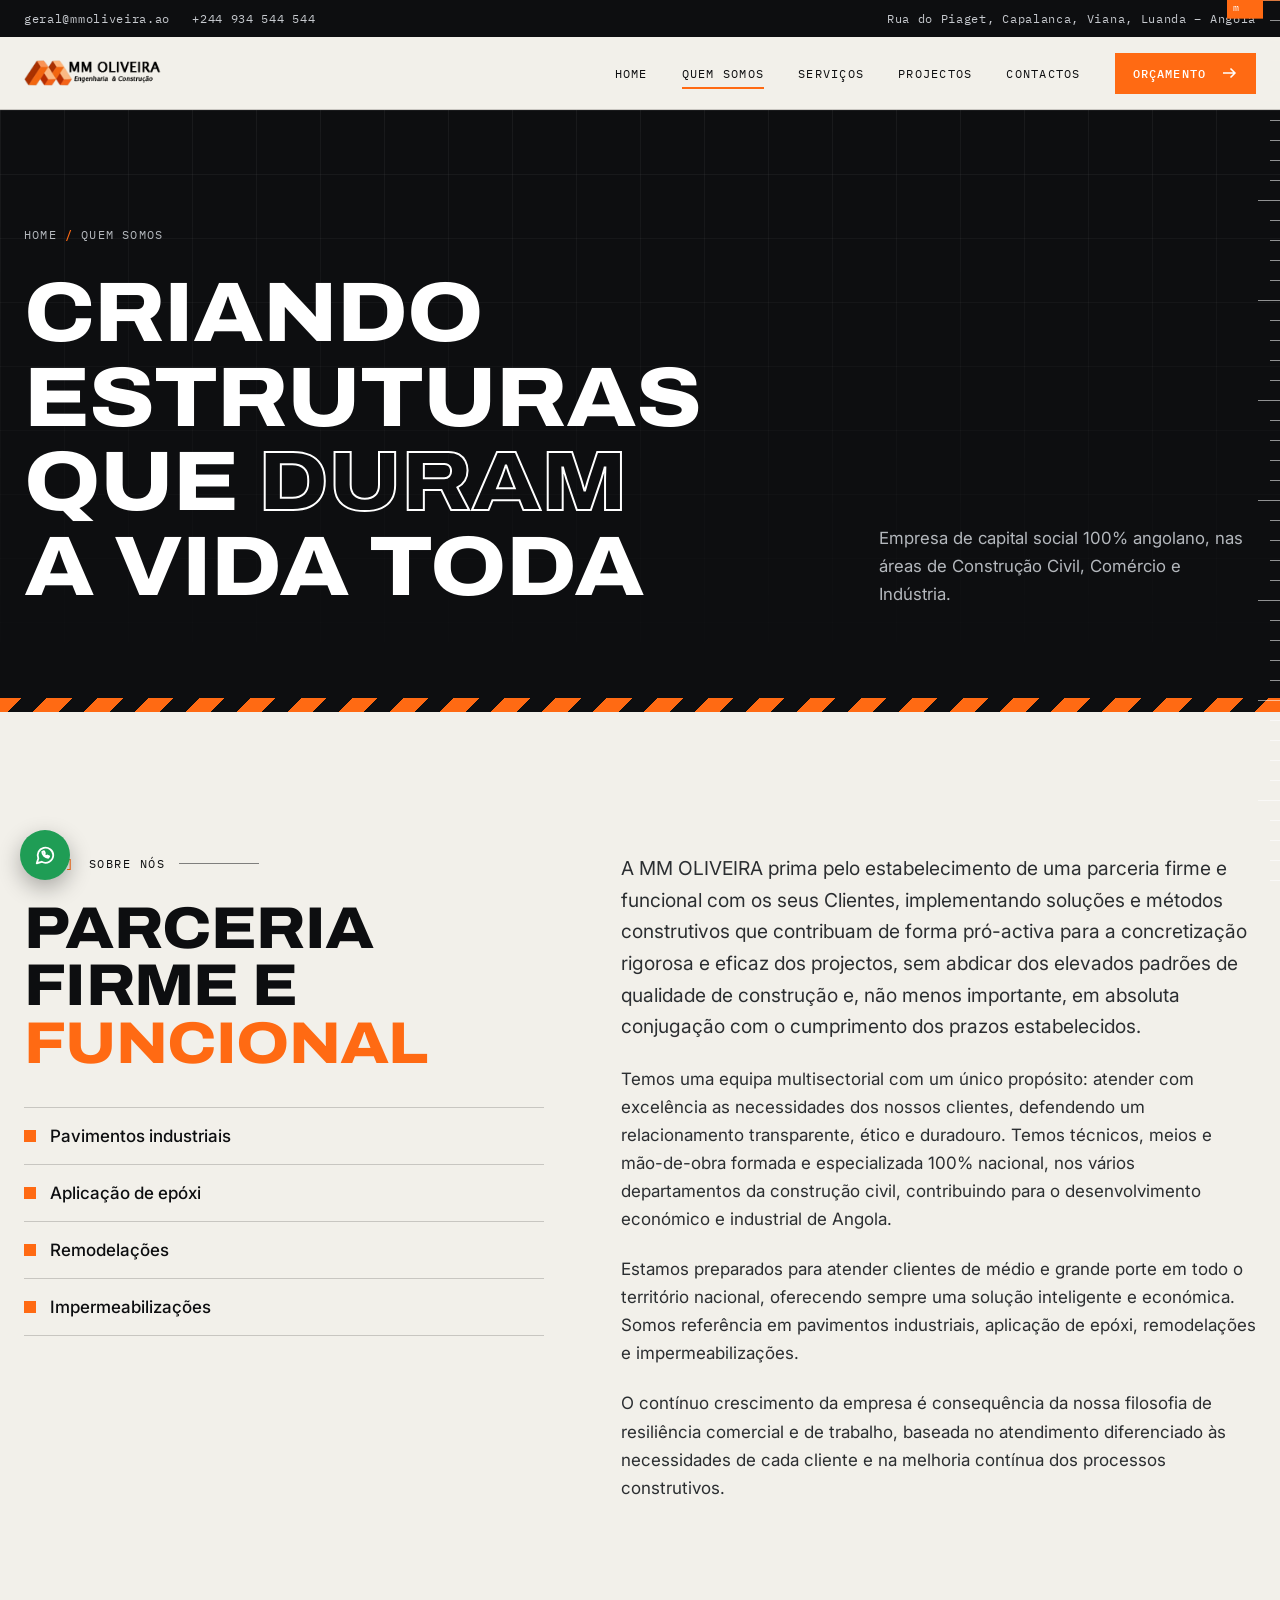
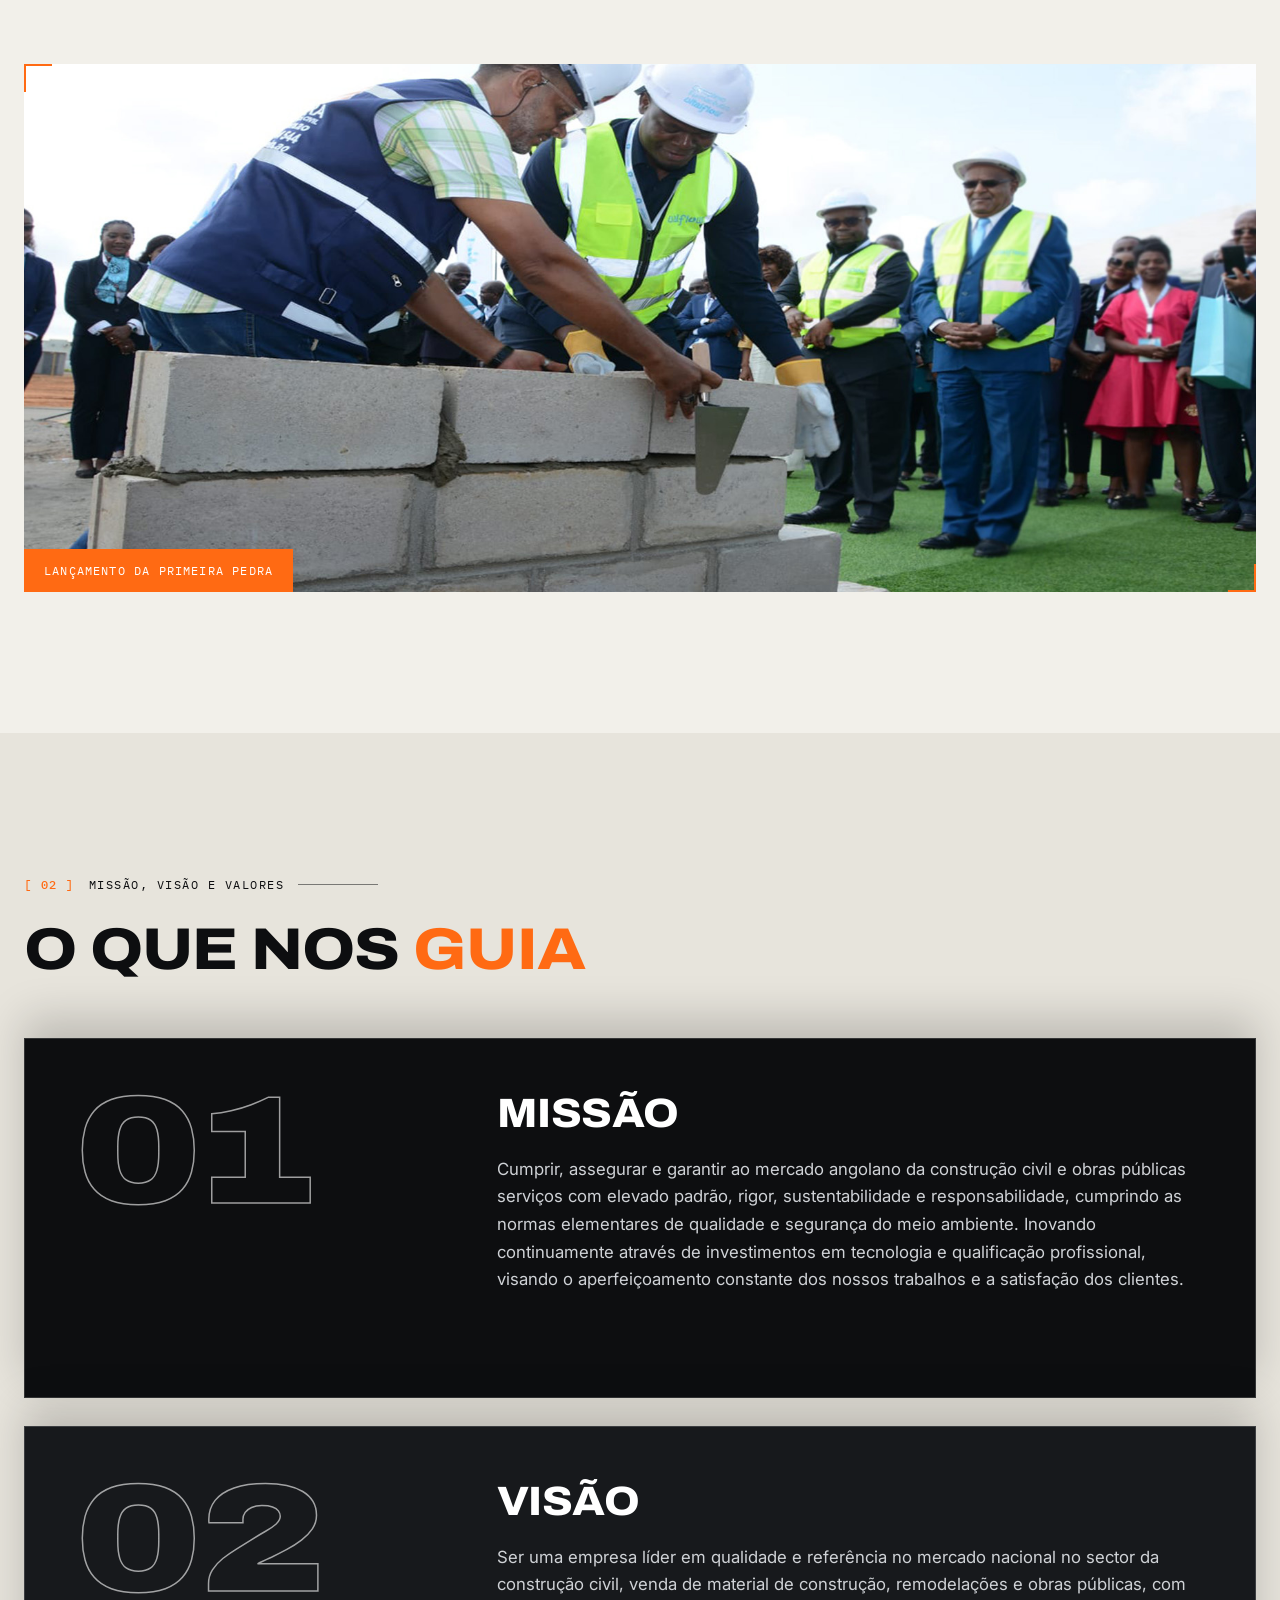
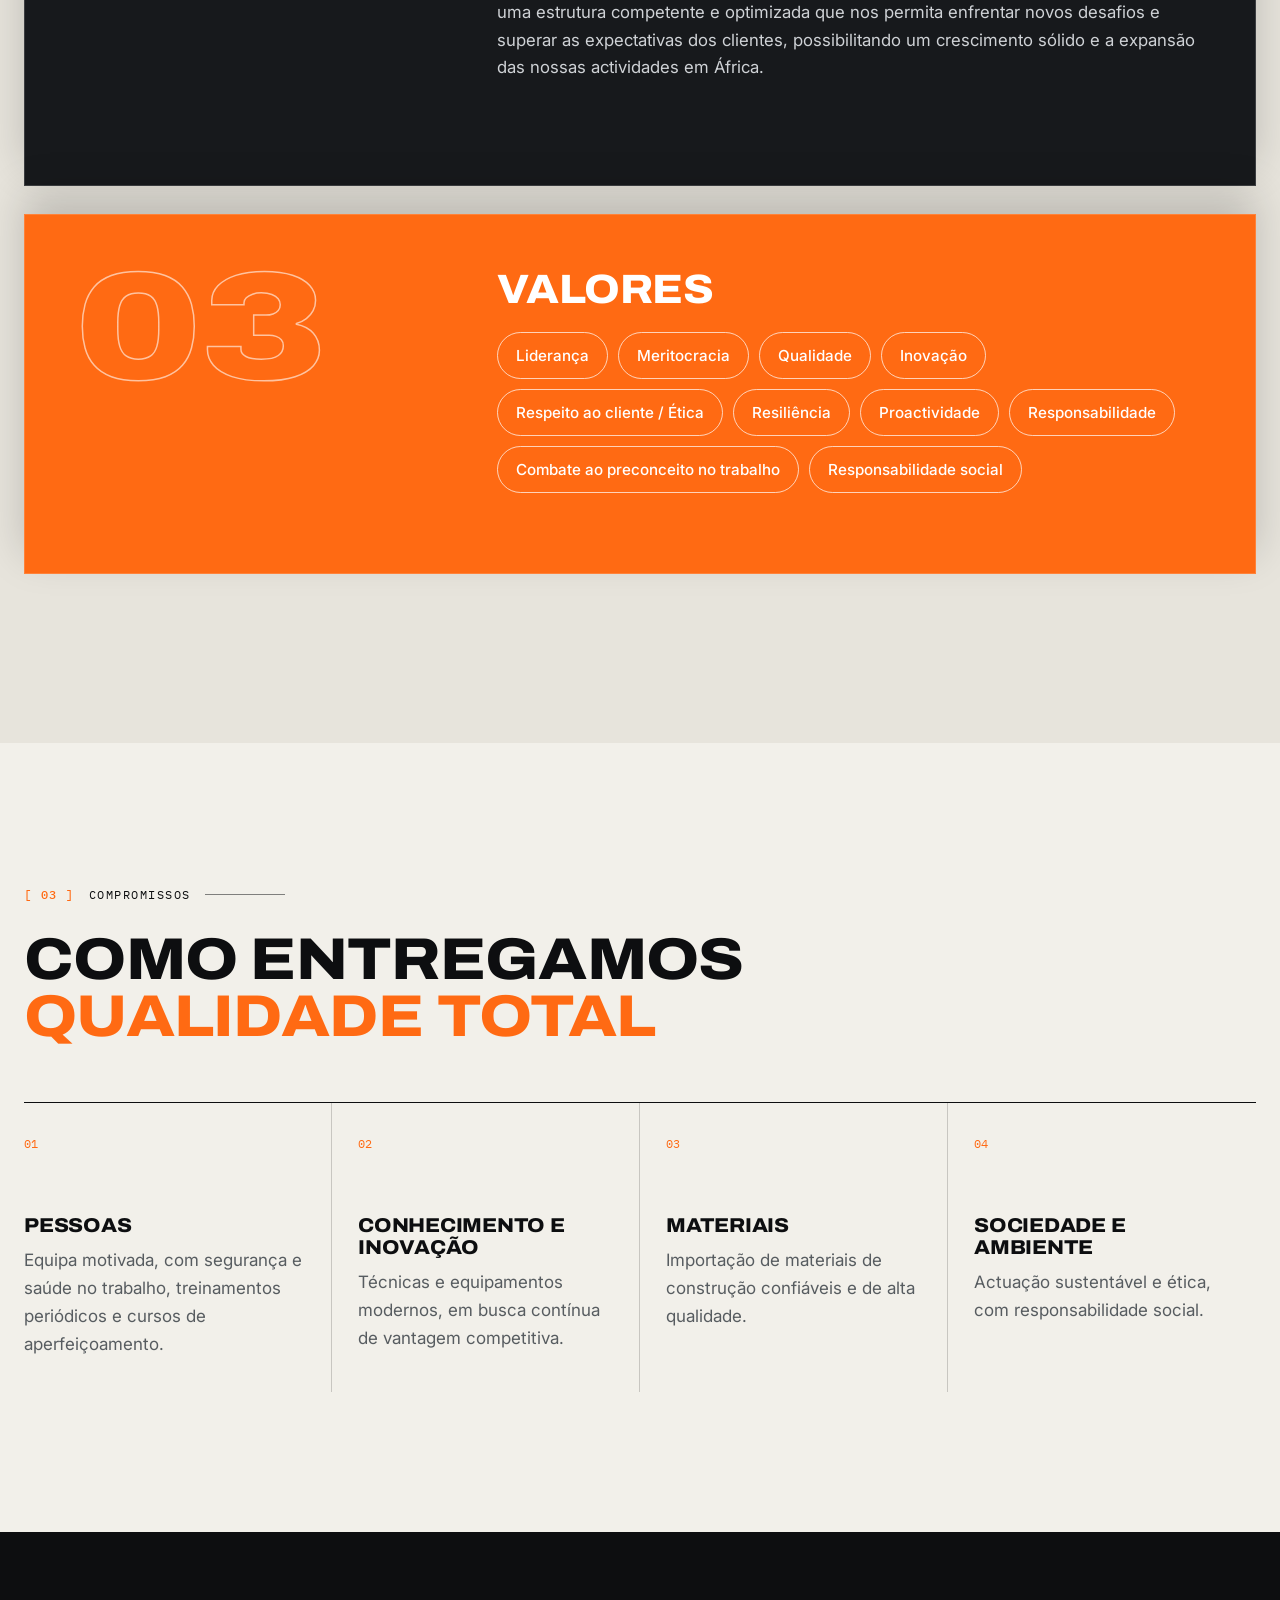
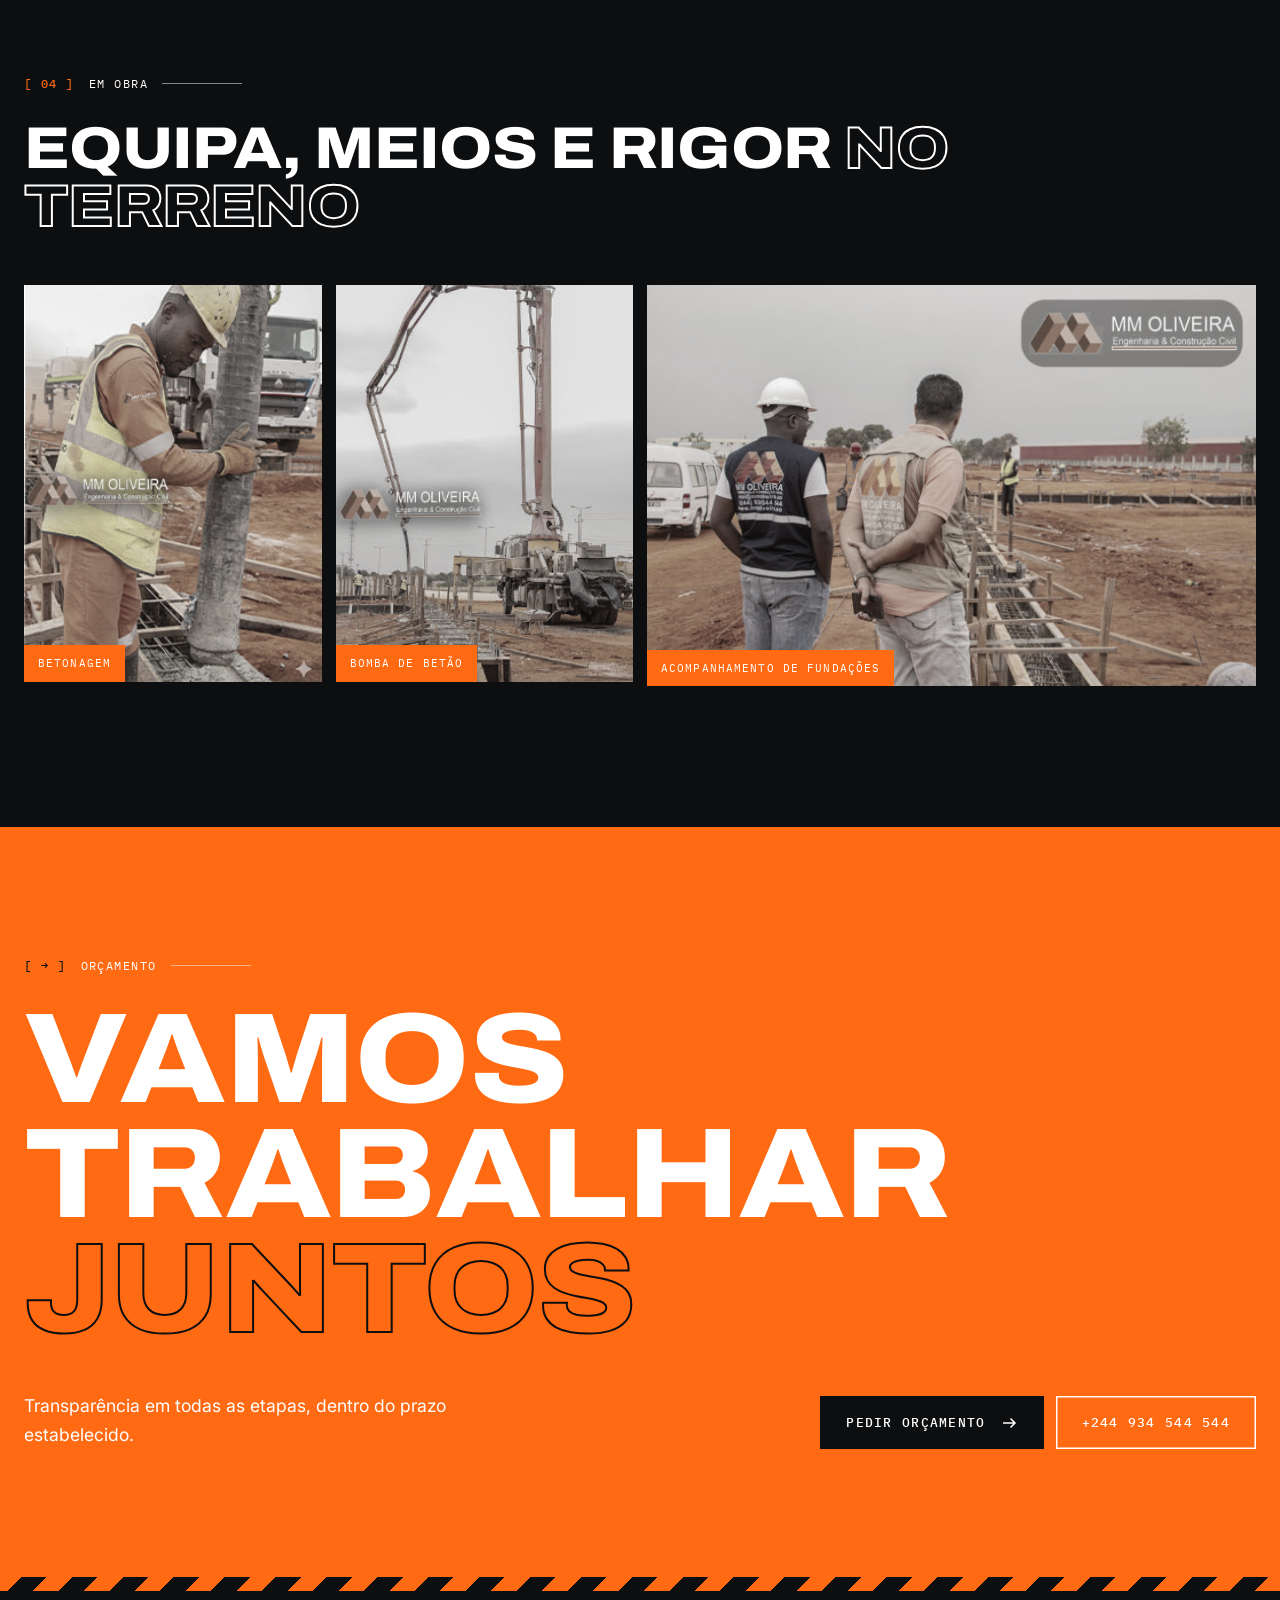
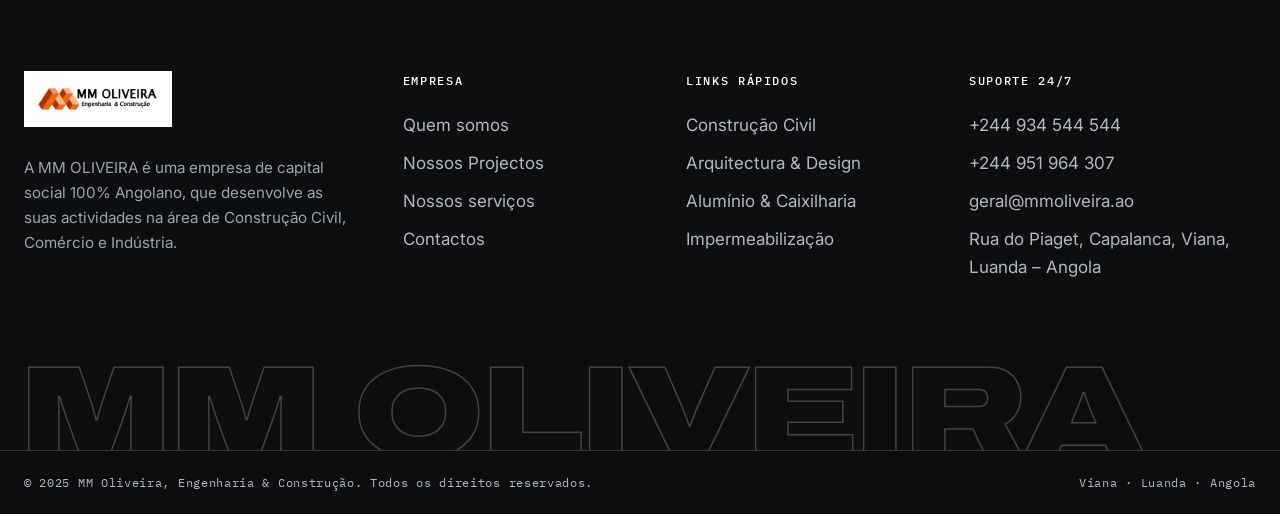
<file: bisnoHernani/quem-somos.html>
<!DOCTYPE html>
<html lang="pt">
<head>
<meta charset="utf-8">
<meta name="viewport" content="width=device-width, initial-scale=1">
<title>Quem somos | MM Oliveira</title>
<meta name="description" content="Conheça a MM Oliveira: empresa 100% angolana, missão, visão e valores.">
<link rel="icon" href="imagem/logo-mmo-165x55-1.png">
<link rel="preconnect" href="https://fonts.googleapis.com">
<link rel="preconnect" href="https://fonts.gstatic.com" crossorigin>
<link rel="stylesheet" href="https://fonts.googleapis.com/css2?family=Archivo:wdth,wght@100..125,400..900&family=Inter:wght@400;500;600&family=IBM+Plex+Mono:wght@400;500&display=swap">
<link rel="stylesheet" href="css/site.css">
<script>document.documentElement.classList.add('js')</script>
</head>
<body>
<div class="top"><div class="wrap">
  <div><span>geral@mmoliveira.ao</span><span>+244 934 544 544</span></div>
  <div class="hide-s">Rua do Piaget, Capalanca, Viana, Luanda – Angola</div>
</div></div>
<header class="header"><div class="wrap">
  <a class="logo" href="index.html"><img src="imagem/logo-mmo-165x55-1.png" alt="MM Oliveira – Engenharia &amp; Construção" width="165" height="55"></a>
  <button class="burger" type="button" aria-label="Menu" aria-expanded="false"><i></i><i></i><i></i></button>
  <nav class="nav">
    <a class="l" href="index.html">Home</a>
    <a class="l on" href="quem-somos.html">Quem somos</a>
    <a class="l" href="servicos.html">Serviços</a>
    <a class="l" href="projectos.html">Projectos</a>
    <a class="l" href="contactos.html">Contactos</a>
    <a class="btn sm" href="contactos.html">Orçamento <svg viewBox="0 0 24 24"><path d="M4 12h16M14 6l6 6-6 6"/></svg></a>
  </nav>
</div></header>
<main>
<section class="ph dark" data-load>
  <div class="wrap">
    <div>
      <div class="crumb"><a href="index.html">Home</a> <b>/</b> Quem somos</div>
      <h1><span class="ln"><span style="--i:0">Criando</span></span><span class="ln"><span style="--i:1">estruturas</span></span><span class="ln"><span style="--i:2">que <span class="out">duram</span></span></span><span class="ln"><span style="--i:3">a vida toda</span></span></h1>
    </div>
    <p>Empresa de capital social 100% angolano, nas áreas de Construção Civil, Comércio e Indústria.</p>
  </div>
  <div class="hazard"></div>
</section>

<section class="sec">
  <div class="wrap intro">
    <div class="sticky">
      <div class="tag"><b>[ 01 ]</b> Sobre nós</div>
      <h2 class="rv">Parceria firme e <span class="accent">funcional</span></h2>
      <ul class="checks rv" style="margin-top:34px"><li>Pavimentos industriais</li><li>Aplicação de epóxi</li><li>Remodelações</li><li>Impermeabilizações</li></ul>
    </div>
    <div class="prose">
      <p class="lead rv">A MM OLIVEIRA prima pelo estabelecimento de uma parceria firme e funcional com os seus Clientes, implementando soluções e métodos construtivos que contribuam de forma pró-activa para a concretização rigorosa e eficaz dos projectos, sem abdicar dos elevados padrões de qualidade de construção e, não menos importante, em absoluta conjugação com o cumprimento dos prazos estabelecidos.</p>
      <p class="rv">Temos uma equipa multisectorial com um único propósito: atender com excelência as necessidades dos nossos clientes, defendendo um relacionamento transparente, ético e duradouro. Temos técnicos, meios e mão-de-obra formada e especializada 100% nacional, nos vários departamentos da construção civil, contribuindo para o desenvolvimento económico e industrial de Angola.</p>
      <p class="rv">Estamos preparados para atender clientes de médio e grande porte em todo o território nacional, oferecendo sempre uma solução inteligente e económica. Somos referência em pavimentos industriais, aplicação de epóxi, remodelações e impermeabilizações.</p>
      <p class="rv">O contínuo crescimento da empresa é consequência da nossa filosofia de resiliência comercial e de trabalho, baseada no atendimento diferenciado às necessidades de cada cliente e na melhoria contínua dos processos construtivos.</p>
    </div>
  </div>
</section>

<section class="sec" style="padding-top:0">
  <div class="wrap"><figure class="wide crop rv"><div class="bgp" data-par="0.08"><img src="imagem/sobre.jpg" alt="Lançamento da primeira pedra de uma obra da MM Oliveira" loading="lazy"></div><figcaption>Lançamento da primeira pedra</figcaption></figure></div>
</section>

<section class="sec alt">
  <div class="wrap">
    <div class="tag"><b>[ 02 ]</b> Missão, Visão e Valores</div>
    <h2 class="rv" style="margin-bottom:60px">O que nos <span class="accent">guia</span></h2>
    <div class="stack">
      <article class="sk" style="--i:0"><div class="bn">01</div><div><h3>Missão</h3><p>Cumprir, assegurar e garantir ao mercado angolano da construção civil e obras públicas serviços com elevado padrão, rigor, sustentabilidade e responsabilidade, cumprindo as normas elementares de qualidade e segurança do meio ambiente. Inovando continuamente através de investimentos em tecnologia e qualificação profissional, visando o aperfeiçoamento constante dos nossos trabalhos e a satisfação dos clientes.</p></div></article>
      <article class="sk" style="--i:1"><div class="bn">02</div><div><h3>Visão</h3><p>Ser uma empresa líder em qualidade e referência no mercado nacional no sector da construção civil, venda de material de construção, remodelações e obras públicas, com uma estrutura competente e optimizada que nos permita enfrentar novos desafios e superar as expectativas dos clientes, possibilitando um crescimento sólido e a expansão das nossas actividades em África.</p></div></article>
      <article class="sk" style="--i:2"><div class="bn">03</div><div><h3>Valores</h3><ul class="vals"><li>Liderança</li><li>Meritocracia</li><li>Qualidade</li><li>Inovação</li><li>Respeito ao cliente / Ética</li><li>Resiliência</li><li>Proactividade</li><li>Responsabilidade</li><li>Combate ao preconceito no trabalho</li><li>Responsabilidade social</li></ul></div></article>
    </div>
  </div>
</section>

<section class="sec">
  <div class="wrap">
    <div class="tag"><b>[ 03 ]</b> Compromissos</div>
    <h2 class="rv" style="margin-bottom:56px;max-width:18ch">Como entregamos <span class="accent">qualidade total</span></h2>
    <div class="grid4">
      <div class="cm rv"><span class="n">01</span><h3>Pessoas</h3><p>Equipa motivada, com segurança e saúde no trabalho, treinamentos periódicos e cursos de aperfeiçoamento.</p></div>
      <div class="cm rv" style="--d:.08s"><span class="n">02</span><h3>Conhecimento e inovação</h3><p>Técnicas e equipamentos modernos, em busca contínua de vantagem competitiva.</p></div>
      <div class="cm rv" style="--d:.16s"><span class="n">03</span><h3>Materiais</h3><p>Importação de materiais de construção confiáveis e de alta qualidade.</p></div>
      <div class="cm rv" style="--d:.24s"><span class="n">04</span><h3>Sociedade e ambiente</h3><p>Actuação sustentável e ética, com responsabilidade social.</p></div>
    </div>
  </div>
</section>

<section class="sec dark">
  <div class="wrap">
    <div class="tag"><b>[ 04 ]</b> Em obra</div>
    <h2 class="rv" style="margin-bottom:50px">Equipa, meios e rigor <span class="out">no terreno</span></h2>
    <div class="gal rv">
      <figure><img src="imagem/img-1.jpg" alt="Técnico a acompanhar a betonagem" loading="lazy"><figcaption>Betonagem</figcaption></figure>
      <figure><img src="imagem/img-2.jpg" alt="Bomba de betão em obra" loading="lazy"><figcaption>Bomba de betão</figcaption></figure>
      <figure class="w2"><img src="imagem/img14-600x395.jpg" alt="Equipa MM Oliveira no terreno" loading="lazy" style="object-position:center 35%"><figcaption>Acompanhamento de fundações</figcaption></figure>
    </div>
  </div>
</section>

<section class="cta">
  <div class="wrap">
    <div class="tag"><b>[ → ]</b> Orçamento</div>
    <h2 class="rv">Vamos trabalhar<br><span class="out">juntos</span></h2>
    <div class="row2">
      <p>Transparência em todas as etapas, dentro do prazo estabelecido.</p>
      <div style="display:flex;gap:12px;flex-wrap:wrap"><a class="btn" href="contactos.html">Pedir orçamento <svg viewBox="0 0 24 24"><path d="M4 12h16M14 6l6 6-6 6"/></svg></a><a class="btn line" href="tel:+244934544544">+244 934 544 544</a></div>
    </div>
  </div>
</section>
<div class="hazard"></div>
</main>
<footer class="foot">
  <div class="wrap">
    <div class="cols">
      <div><div class="lb"><img src="imagem/logo-mmo-165x55-1.png" alt="MM Oliveira"></div>
        <p>A MM OLIVEIRA é uma empresa de capital social 100% Angolano, que desenvolve as suas actividades na área de Construção Civil, Comércio e Indústria.</p></div>
      <div><h4>Empresa</h4><ul><li><a href="quem-somos.html">Quem somos</a></li><li><a href="projectos.html">Nossos Projectos</a></li><li><a href="servicos.html">Nossos serviços</a></li><li><a href="contactos.html">Contactos</a></li></ul></div>
      <div><h4>Links rápidos</h4><ul><li><a href="servicos.html#construcao-civil">Construção Civil</a></li><li><a href="servicos.html#arquitectura-design">Arquitectura &amp; Design</a></li><li><a href="servicos.html#aluminio-caixilharia">Alumínio &amp; Caixilharia</a></li><li><a href="servicos.html#impermeabilizacao">Impermeabilização</a></li></ul></div>
      <div><h4>Suporte 24/7</h4><ul><li><a href="tel:+244934544544">+244 934 544 544</a></li><li><a href="tel:+244951964307">+244 951 964 307</a></li><li><a href="mailto:geral@mmoliveira.ao">geral@mmoliveira.ao</a></li><li>Rua do Piaget, Capalanca, Viana, Luanda – Angola</li></ul></div>
    </div>
  </div>
  <div class="wrap"><div class="wordmark" aria-hidden="true">MM Oliveira</div></div>
  <div class="base"><div class="wrap" style="display:flex;justify-content:space-between;gap:20px;flex-wrap:wrap"><span>© 2025 MM Oliveira, Engenharia &amp; Construção. Todos os direitos reservados.</span><span>Viana · Luanda · Angola</span></div></div>
</footer>

<script src="js/site.js"></script>
</body>
</html>
</file>
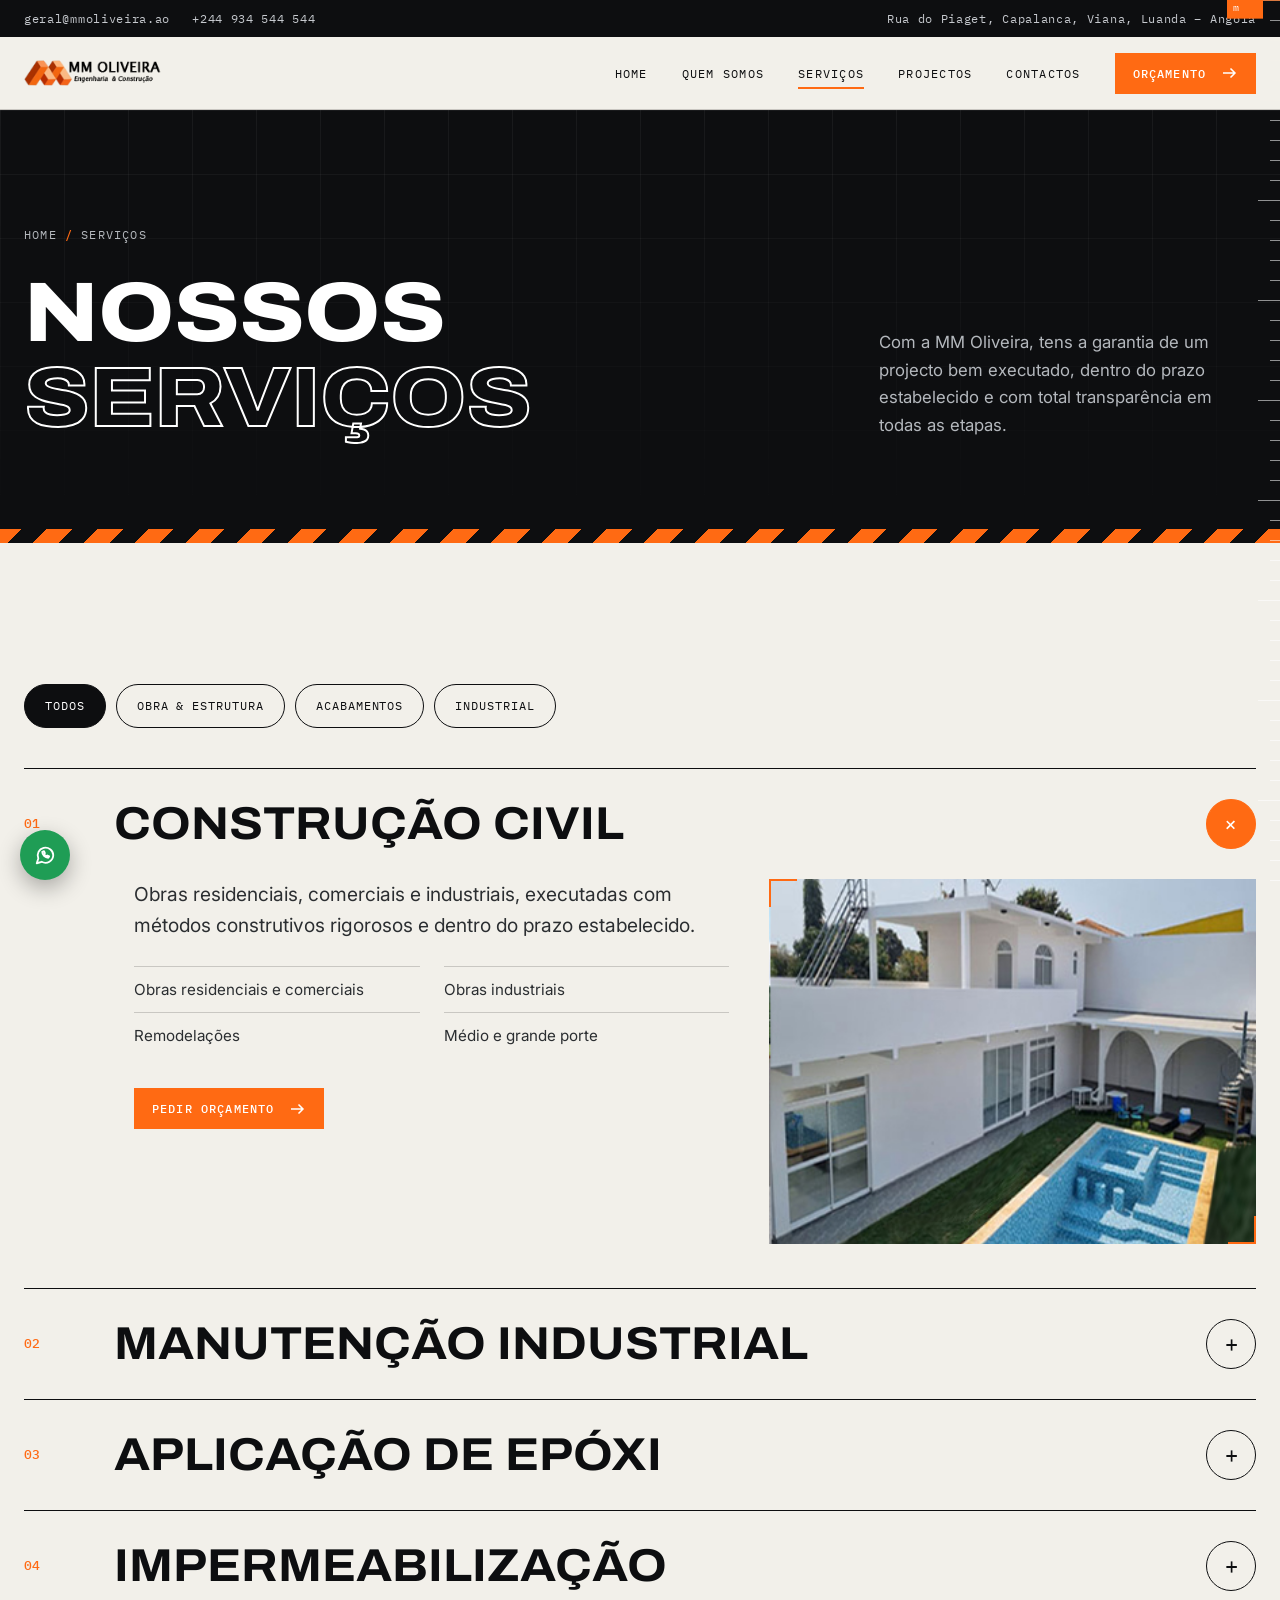
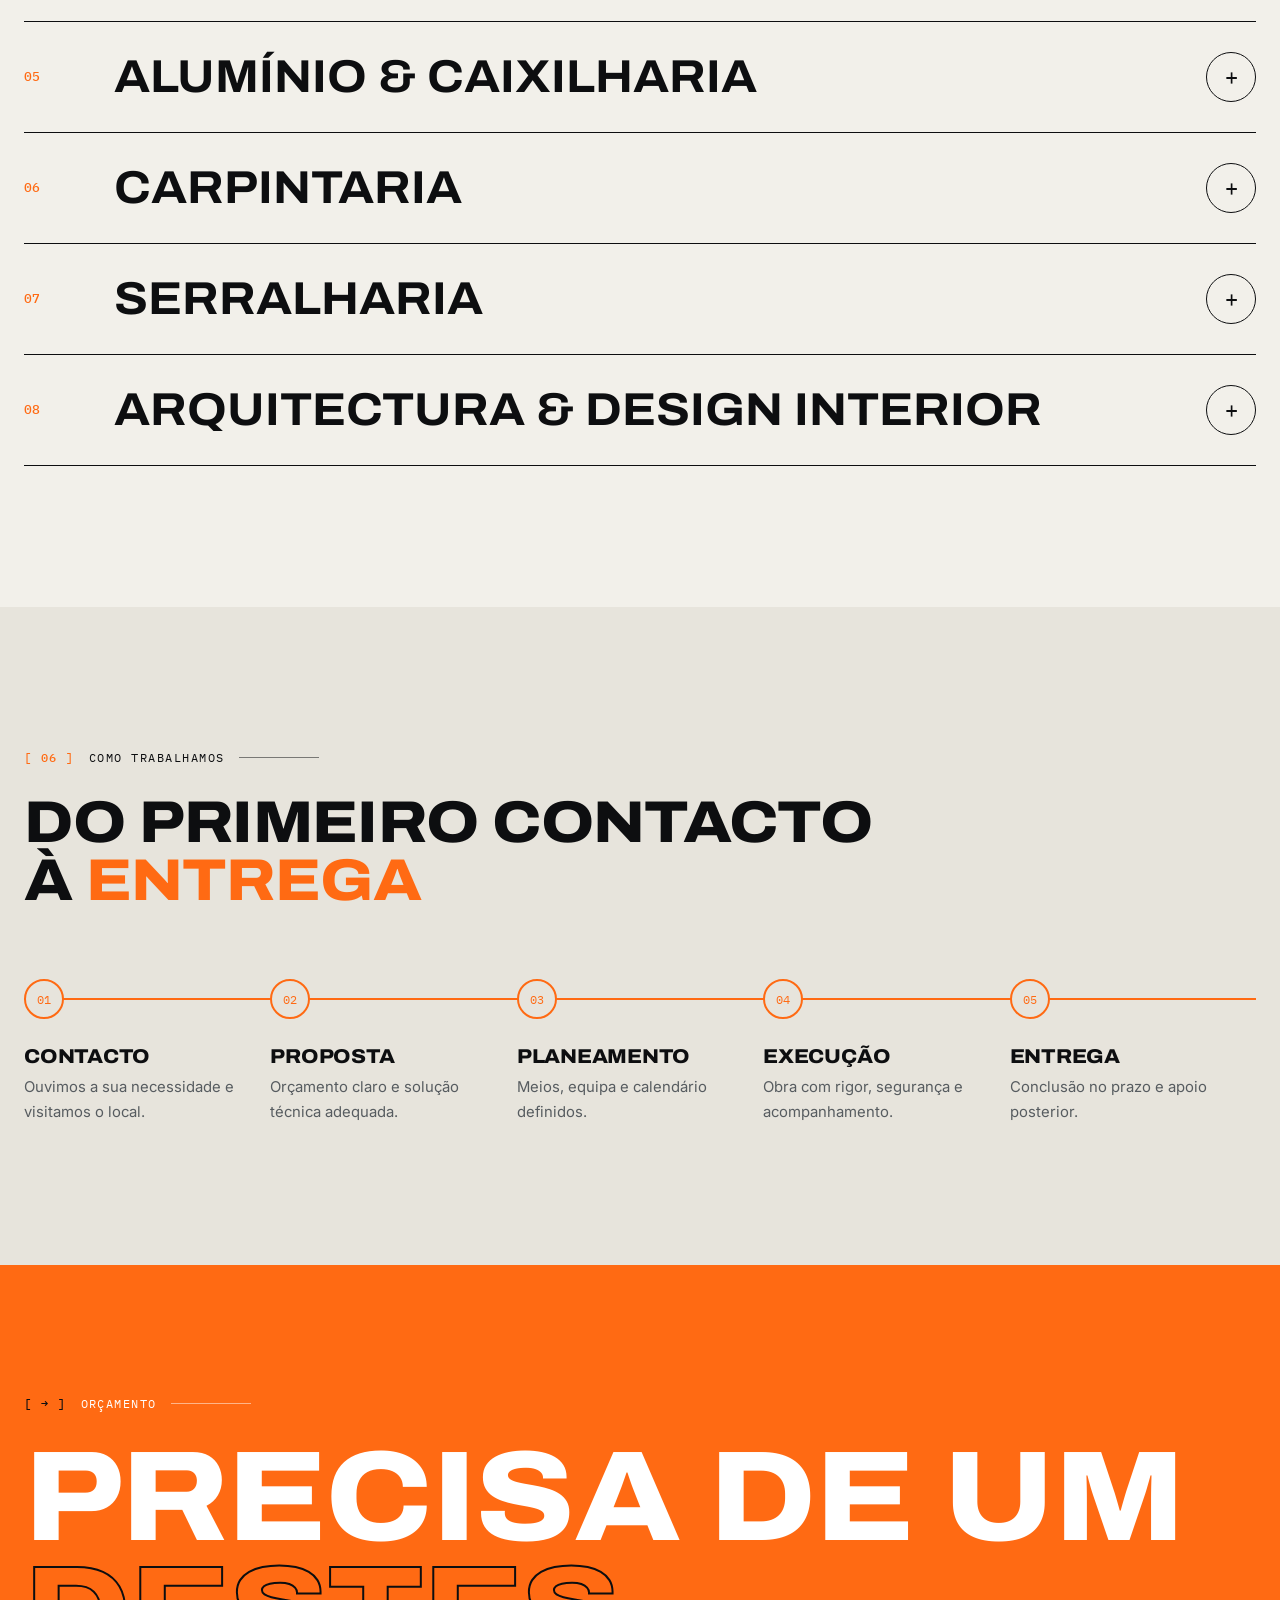
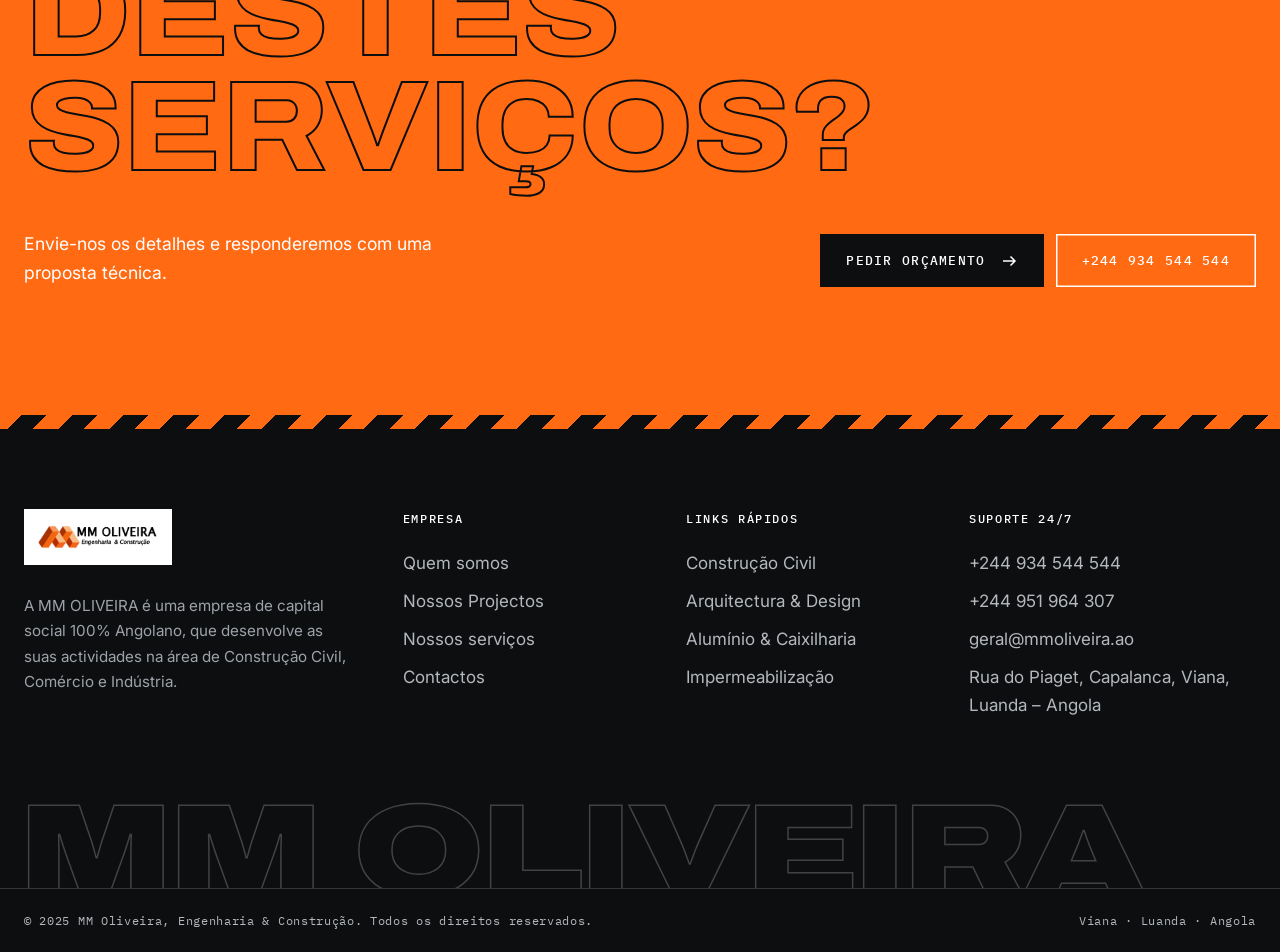
<file: bisnoHernani/servicos.html>
<!DOCTYPE html>
<html lang="pt">
<head>
<meta charset="utf-8">
<meta name="viewport" content="width=device-width, initial-scale=1">
<title>Serviços | MM Oliveira</title>
<meta name="description" content="Construção civil, manutenção industrial, carpintaria, serralharia, epóxi, impermeabilização, alumínio e design interior.">
<link rel="icon" href="imagem/logo-mmo-165x55-1.png">
<link rel="preconnect" href="https://fonts.googleapis.com">
<link rel="preconnect" href="https://fonts.gstatic.com" crossorigin>
<link rel="stylesheet" href="https://fonts.googleapis.com/css2?family=Archivo:wdth,wght@100..125,400..900&family=Inter:wght@400;500;600&family=IBM+Plex+Mono:wght@400;500&display=swap">
<link rel="stylesheet" href="css/site.css">
<script>document.documentElement.classList.add('js')</script>
</head>
<body>
<div class="top"><div class="wrap">
  <div><span>geral@mmoliveira.ao</span><span>+244 934 544 544</span></div>
  <div class="hide-s">Rua do Piaget, Capalanca, Viana, Luanda – Angola</div>
</div></div>
<header class="header"><div class="wrap">
  <a class="logo" href="index.html"><img src="imagem/logo-mmo-165x55-1.png" alt="MM Oliveira – Engenharia &amp; Construção" width="165" height="55"></a>
  <button class="burger" type="button" aria-label="Menu" aria-expanded="false"><i></i><i></i><i></i></button>
  <nav class="nav">
    <a class="l" href="index.html">Home</a>
    <a class="l" href="quem-somos.html">Quem somos</a>
    <a class="l on" href="servicos.html">Serviços</a>
    <a class="l" href="projectos.html">Projectos</a>
    <a class="l" href="contactos.html">Contactos</a>
    <a class="btn sm" href="contactos.html">Orçamento <svg viewBox="0 0 24 24"><path d="M4 12h16M14 6l6 6-6 6"/></svg></a>
  </nav>
</div></header>
<main>
<section class="ph dark" data-load>
  <div class="wrap">
    <div>
      <div class="crumb"><a href="index.html">Home</a> <b>/</b> Serviços</div>
      <h1><span class="ln"><span style="--i:0">Nossos</span></span><span class="ln"><span style="--i:1"><span class="out">serviços</span></span></span></h1>
    </div>
    <p>Com a MM Oliveira, tens a garantia de um projecto bem executado, dentro do prazo estabelecido e com total transparência em todas as etapas.</p>
  </div>
  <div class="hazard"></div>
</section>

<section class="sec">
  <div class="wrap">
    <div class="chips" data-filter="#svc" role="group" aria-label="Filtrar serviços">
      <button class="chip on" data-f="all" type="button">Todos</button>
      <button class="chip" data-f="obra" type="button">Obra &amp; estrutura</button>
      <button class="chip" data-f="acab" type="button">Acabamentos</button>
      <button class="chip" data-f="ind" type="button">Industrial</button>
    </div>
    <div class="acc" id="svc">
      <details id="construcao-civil" data-cat="obra" open>
        <summary><span class="no">01</span><span class="nm">Construção Civil</span><span class="pm">+</span></summary>
        <div class="body"><div class="t"><p class="lead">Obras residenciais, comerciais e industriais, executadas com métodos construtivos rigorosos e dentro do prazo estabelecido.</p><ul><li>Obras residenciais e comerciais</li><li>Obras industriais</li><li>Remodelações</li><li>Médio e grande porte</li></ul><a class="btn sm" href="contactos.html">Pedir orçamento <svg viewBox="0 0 24 24"><path d="M4 12h16M14 6l6 6-6 6"/></svg></a></div><figure class="crop"><img src="imagem/construcao-civil360x350.jpg" alt="Construção Civil" loading="lazy"></figure></div>
      </details>
      <details id="manutencao-industrial" data-cat="ind obra">
        <summary><span class="no">02</span><span class="nm">Manutenção Industrial</span><span class="pm">+</span></summary>
        <div class="body"><div class="t"><p class="lead">Equipa técnica e meios próprios para intervir, recuperar e manter as suas instalações a funcionar.</p><ul><li>Manutenção de instalações</li><li>Recuperação de estruturas</li><li>Intervenções planeadas</li><li>Equipa técnica própria</li></ul><a class="btn sm" href="contactos.html">Pedir orçamento <svg viewBox="0 0 24 24"><path d="M4 12h16M14 6l6 6-6 6"/></svg></a></div><figure class="crop"><img src="imagem/manutencao-industrial360x350.jpg" alt="Manutenção Industrial" loading="lazy"></figure></div>
      </details>
      <details id="aplicacao-epoxi" data-cat="ind acab">
        <summary><span class="no">03</span><span class="nm">Aplicação de Epóxi</span><span class="pm">+</span></summary>
        <div class="body"><div class="t"><p class="lead">Somos referência em pavimentos industriais e aplicação de epóxi para ambientes exigentes.</p><ul><li>Pavimentos industriais</li><li>Revestimentos de alta resistência</li><li>Ambientes exigentes</li><li>Acabamento uniforme</li></ul><a class="btn sm" href="contactos.html">Pedir orçamento <svg viewBox="0 0 24 24"><path d="M4 12h16M14 6l6 6-6 6"/></svg></a></div><figure class="crop"><img src="imagem/epoxi-1.jpg" alt="Aplicação de Epóxi" loading="lazy"></figure></div>
      </details>
      <details id="impermeabilizacao" data-cat="obra">
        <summary><span class="no">04</span><span class="nm">Impermeabilização</span><span class="pm">+</span></summary>
        <div class="body noimg"><div class="t"><p class="lead">Protecção de coberturas, terraços e estruturas contra a água e a humidade.</p><ul><li>Coberturas e terraços</li><li>Protecção de estruturas</li><li>Imóveis residenciais e industriais</li><li>Materiais fiáveis</li></ul><a class="btn sm" href="contactos.html">Pedir orçamento <svg viewBox="0 0 24 24"><path d="M4 12h16M14 6l6 6-6 6"/></svg></a></div></div>
      </details>
      <details id="aluminio-caixilharia" data-cat="acab">
        <summary><span class="no">05</span><span class="nm">Alumínio & Caixilharia</span><span class="pm">+</span></summary>
        <div class="body"><div class="t"><p class="lead">Soluções em alumínio e vidro para projectos residenciais, comerciais e industriais.</p><ul><li>Portas e janelas</li><li>Fachadas e divisórias</li><li>Fabrico</li><li>Instalação</li></ul><a class="btn sm" href="contactos.html">Pedir orçamento <svg viewBox="0 0 24 24"><path d="M4 12h16M14 6l6 6-6 6"/></svg></a></div><figure class="crop"><img src="imagem/caixilharia360x350.jpg" alt="Alumínio &amp; Caixilharia" loading="lazy"></figure></div>
      </details>
      <details id="carpintaria" data-cat="acab">
        <summary><span class="no">06</span><span class="nm">Carpintaria</span><span class="pm">+</span></summary>
        <div class="body"><div class="t"><p class="lead">Trabalhos em madeira executados com rigor, da obra ao acabamento.</p><ul><li>Portas e roupeiros</li><li>Mobiliário à medida</li><li>Cofragens e estruturas</li><li>Acabamento fino</li></ul><a class="btn sm" href="contactos.html">Pedir orçamento <svg viewBox="0 0 24 24"><path d="M4 12h16M14 6l6 6-6 6"/></svg></a></div><figure class="crop"><img src="imagem/img4-360x350-1.jpg" alt="Carpintaria" loading="lazy"></figure></div>
      </details>
      <details id="serralharia" data-cat="ind obra">
        <summary><span class="no">07</span><span class="nm">Serralharia</span><span class="pm">+</span></summary>
        <div class="body"><div class="t"><p class="lead">Estruturas e elementos metálicos fabricados e instalados à medida de cada obra.</p><ul><li>Estruturas metálicas</li><li>Portões e grades</li><li>Guardas e corrimãos</li><li>Soldadura e montagem</li></ul><a class="btn sm" href="contactos.html">Pedir orçamento <svg viewBox="0 0 24 24"><path d="M4 12h16M14 6l6 6-6 6"/></svg></a></div><figure class="crop"><img src="imagem/img1-360x350-1.jpg" alt="Serralharia" loading="lazy"></figure></div>
      </details>
      <details id="arquitectura-design" data-cat="acab">
        <summary><span class="no">08</span><span class="nm">Arquitectura & Design Interior</span><span class="pm">+</span></summary>
        <div class="body"><div class="t"><p class="lead">Projecto e organização de espaços que juntam função, conforto e estética, com acompanhamento até à obra concluída.</p><ul><li>Projecto de arquitectura</li><li>Design de interiores</li><li>Planeamento de espaços</li><li>Acompanhamento de obra</li></ul><a class="btn sm" href="contactos.html">Pedir orçamento <svg viewBox="0 0 24 24"><path d="M4 12h16M14 6l6 6-6 6"/></svg></a></div><figure class="crop"><img src="imagem/design360x350.jpg" alt="Arquitectura &amp; Design Interior" loading="lazy"></figure></div>
      </details>
    </div>
  </div>
</section>

<section class="sec alt">
  <div class="wrap">
    <div class="tag"><b>[ 06 ]</b> Como trabalhamos</div>
    <h2 class="rv">Do primeiro contacto<br>à <span class="accent">entrega</span></h2>
    <div class="proc"><div class="ln2"></div>
      <div class="st rv"><div class="dot">01</div><h3>Contacto</h3><p>Ouvimos a sua necessidade e visitamos o local.</p></div>
      <div class="st rv" style="--d:.1s"><div class="dot">02</div><h3>Proposta</h3><p>Orçamento claro e solução técnica adequada.</p></div>
      <div class="st rv" style="--d:.2s"><div class="dot">03</div><h3>Planeamento</h3><p>Meios, equipa e calendário definidos.</p></div>
      <div class="st rv" style="--d:.3s"><div class="dot">04</div><h3>Execução</h3><p>Obra com rigor, segurança e acompanhamento.</p></div>
      <div class="st rv" style="--d:.4s"><div class="dot">05</div><h3>Entrega</h3><p>Conclusão no prazo e apoio posterior.</p></div>
    </div>
  </div>
</section>
<section class="cta">
  <div class="wrap">
    <div class="tag"><b>[ → ]</b> Orçamento</div>
    <h2 class="rv">Precisa de um<br><span class="out">destes serviços?</span></h2>
    <div class="row2">
      <p>Envie-nos os detalhes e responderemos com uma proposta técnica.</p>
      <div style="display:flex;gap:12px;flex-wrap:wrap"><a class="btn" href="contactos.html">Pedir orçamento <svg viewBox="0 0 24 24"><path d="M4 12h16M14 6l6 6-6 6"/></svg></a><a class="btn line" href="tel:+244934544544">+244 934 544 544</a></div>
    </div>
  </div>
</section>
<div class="hazard"></div>
</main>
<footer class="foot">
  <div class="wrap">
    <div class="cols">
      <div><div class="lb"><img src="imagem/logo-mmo-165x55-1.png" alt="MM Oliveira"></div>
        <p>A MM OLIVEIRA é uma empresa de capital social 100% Angolano, que desenvolve as suas actividades na área de Construção Civil, Comércio e Indústria.</p></div>
      <div><h4>Empresa</h4><ul><li><a href="quem-somos.html">Quem somos</a></li><li><a href="projectos.html">Nossos Projectos</a></li><li><a href="servicos.html">Nossos serviços</a></li><li><a href="contactos.html">Contactos</a></li></ul></div>
      <div><h4>Links rápidos</h4><ul><li><a href="servicos.html#construcao-civil">Construção Civil</a></li><li><a href="servicos.html#arquitectura-design">Arquitectura &amp; Design</a></li><li><a href="servicos.html#aluminio-caixilharia">Alumínio &amp; Caixilharia</a></li><li><a href="servicos.html#impermeabilizacao">Impermeabilização</a></li></ul></div>
      <div><h4>Suporte 24/7</h4><ul><li><a href="tel:+244934544544">+244 934 544 544</a></li><li><a href="tel:+244951964307">+244 951 964 307</a></li><li><a href="mailto:geral@mmoliveira.ao">geral@mmoliveira.ao</a></li><li>Rua do Piaget, Capalanca, Viana, Luanda – Angola</li></ul></div>
    </div>
  </div>
  <div class="wrap"><div class="wordmark" aria-hidden="true">MM Oliveira</div></div>
  <div class="base"><div class="wrap" style="display:flex;justify-content:space-between;gap:20px;flex-wrap:wrap"><span>© 2025 MM Oliveira, Engenharia &amp; Construção. Todos os direitos reservados.</span><span>Viana · Luanda · Angola</span></div></div>
</footer>

<script src="js/site.js"></script>
</body>
</html>
</file>
<file: bisnoHernani/css/site.css>
/* =========================================================
   MM Oliveira — Sistema visual "Planta técnica"
   Tipografia: Archivo (títulos), Inter (texto), IBM Plex Mono (cotas/etiquetas)
   ========================================================= */
:root{
  --ink:#0d0e10; --ink2:#17191c; --ink3:#24272b;
  --paper:#f2f0ea; --paper2:#e7e4dc; --paper3:#d8d4c9;
  --o:#ff6a13; --o2:#d9560a;
  --txt:#2b2e31; --mute:#575c60; --mute-d:#b4b8bd;
  --line:rgba(13,14,16,.18); --line-d:rgba(255,255,255,.16);
  --w:min(1320px,100% - 48px);
  --h:72px;
  --disp:"Archivo","Arial Black",Arial,sans-serif;
  --body:"Inter","Segoe UI",Arial,sans-serif;
  --mono:"IBM Plex Mono",ui-monospace,Consolas,monospace;
  --ease:cubic-bezier(.2,.7,.2,1);
}
*{box-sizing:border-box;margin:0;padding:0}
html{scroll-behavior:smooth;scroll-padding-top:var(--h)}
body{font-family:var(--body);font-size:17px;line-height:1.65;color:var(--txt);background:var(--paper);-webkit-font-smoothing:antialiased;overflow-x:hidden}
img{max-width:100%;display:block}
a{color:inherit;text-decoration:none}
ul{list-style:none}
button{font:inherit;color:inherit}
::selection{background:var(--o);color:#fff}
:focus-visible{outline:3px solid var(--o);outline-offset:3px}
.wrap{width:var(--w);margin:0 auto}

/* ---------- Tipografia ---------- */
.disp,h1,h2,h3{font-family:var(--disp);font-stretch:112%;font-weight:800;text-transform:uppercase;line-height:.98;letter-spacing:-.012em;color:var(--ink)}
h1{font-size:clamp(2.7rem,7.2vw,6.6rem)}
h2{font-size:clamp(2.1rem,4.6vw,4.2rem)}
h3{font-size:1.25rem;line-height:1.1;font-stretch:108%}
.dark h1,.dark h2,.dark h3,.dark .disp{color:#fff}
.out{color:transparent!important;-webkit-text-stroke:2px var(--sc,var(--ink))}
.dark .out,.hero .out,.ph .out{--sc:#fff}
.out.o{--sc:var(--o)}
.accent{color:var(--o)}
.mono{font-family:var(--mono);font-size:.78rem;letter-spacing:.08em;text-transform:uppercase}
.lead{font-size:clamp(1.1rem,1.5vw,1.3rem);color:var(--txt);max-width:56ch}
.dark .lead,.dark p{color:var(--mute-d)}
p{color:var(--mute)}

/* Etiqueta de secção: [ 02 ] SERVIÇOS ───── */
.tag{display:flex;align-items:center;gap:14px;font-family:var(--mono);font-size:.78rem;letter-spacing:.12em;text-transform:uppercase;color:var(--ink);margin-bottom:26px}
.tag b{color:var(--o);font-weight:500}
.tag::after{content:"";height:1px;width:80px;background:currentColor;opacity:.5}
.dark .tag{color:#fff}

section{position:relative}
.sec{padding:clamp(80px,11vw,150px) 0}
.dark{background:var(--ink);color:#fff}
.alt{background:var(--paper2)}

/* Fita de aviso (obra) */
.hazard{height:14px;background:repeating-linear-gradient(-45deg,var(--o) 0 18px,var(--ink) 18px 36px)}

/* Marcas de recorte nos cantos das imagens */
.crop{position:relative}
.crop::before,.crop::after{content:"";position:absolute;width:26px;height:26px;z-index:3;pointer-events:none}
.crop::before{left:-1px;top:-1px;border-left:3px solid var(--o);border-top:3px solid var(--o)}
.crop::after{right:-1px;bottom:-1px;border-right:3px solid var(--o);border-bottom:3px solid var(--o)}

/* ---------- Botões ---------- */
.btn{position:relative;display:inline-flex;align-items:center;gap:14px;padding:16px 26px;font-family:var(--mono);font-size:.8rem;font-weight:500;letter-spacing:.1em;text-transform:uppercase;background:var(--o);color:#fff;border:0;cursor:pointer;overflow:hidden;isolation:isolate;transition:color .35s,transform .35s var(--ease)}
.btn::before{content:"";position:absolute;inset:0;background:var(--ink);transform:translateY(101%);transition:transform .4s var(--ease);z-index:-1}
.btn:hover::before{transform:none}
.btn svg{width:18px;height:18px;fill:none;stroke:currentColor;stroke-width:2;transition:transform .35s var(--ease)}
.btn:hover svg{transform:translateX(5px)}
.btn.ink{background:var(--ink)}.btn.ink::before{background:var(--o)}
.btn.line{background:transparent;color:inherit;box-shadow:inset 0 0 0 1.5px currentColor}
.btn.line::before{background:var(--o)}
.btn.line:hover{box-shadow:inset 0 0 0 1.5px var(--o);color:#fff}
.btn.sm{padding:11px 18px;font-size:.72rem}
.dark .btn.line{color:#fff}

/* ---------- Cabeçalho ---------- */
.top{background:var(--ink);color:#c6c9ce;font-family:var(--mono);font-size:.72rem;letter-spacing:.06em}
.top .wrap{display:flex;justify-content:space-between;gap:16px;padding:9px 0;flex-wrap:wrap}
.top span{margin-right:22px}
.header{position:sticky;top:0;z-index:90;background:rgba(242,240,234,.92);backdrop-filter:blur(10px);-webkit-backdrop-filter:blur(10px);border-bottom:1px solid var(--line);transition:transform .45s var(--ease)}
.header.hide{transform:translateY(-100%)}
.header .wrap{display:flex;align-items:center;justify-content:space-between;height:var(--h)}
.logo img{height:46px;width:auto}
.nav{display:flex;align-items:center;gap:34px}
.nav a.l{position:relative;font-family:var(--mono);font-size:.78rem;letter-spacing:.1em;text-transform:uppercase;color:var(--ink);padding:6px 0}
.nav a.l::after{content:"";position:absolute;left:0;bottom:0;height:2px;width:100%;background:var(--o);transform:scaleX(0);transform-origin:left;transition:transform .4s var(--ease)}
.nav a.l:hover::after,.nav a.l.on::after{transform:scaleX(1)}
.burger{display:none;width:48px;height:48px;border:1.5px solid var(--ink);background:none;cursor:pointer;position:relative}
.burger i{position:absolute;left:12px;right:12px;height:2px;background:var(--ink);transition:transform .35s var(--ease),opacity .2s}
.burger i:nth-child(1){top:16px}.burger i:nth-child(2){top:23px}.burger i:nth-child(3){top:30px}
.burger[aria-expanded="true"] i:nth-child(1){transform:translateY(7px) rotate(45deg)}
.burger[aria-expanded="true"] i:nth-child(2){opacity:0}
.burger[aria-expanded="true"] i:nth-child(3){transform:translateY(-7px) rotate(-45deg)}

/* Régua lateral (fita métrica) */
.ruler{position:fixed;right:0;top:0;height:100vh;width:38px;z-index:80;pointer-events:none}
.ruler .ticks{position:absolute;inset:0;mix-blend-mode:difference;background:
  repeating-linear-gradient(to bottom,#fff 0 1px,transparent 1px 100px) right/22px 100% no-repeat,
  repeating-linear-gradient(to bottom,#fff 0 1px,transparent 1px 20px) right/10px 100% no-repeat;opacity:.55}
.ruler .mk{position:absolute;right:0;top:0;transform:translateY(-50%);display:flex;align-items:center}
.ruler .mk span{background:var(--o);color:#fff;font-family:var(--mono);font-size:.62rem;padding:2px 6px;letter-spacing:.04em}
.ruler .mk::after{content:"";width:22px;height:2px;background:var(--o)}

/* ---------- Hero ---------- */
.hero{background:var(--ink);color:#fff;overflow:hidden;padding:clamp(48px,7vw,96px) 0 0}
.hero::before{content:"";position:absolute;inset:0;background-image:linear-gradient(rgba(255,255,255,.05) 1px,transparent 1px),linear-gradient(90deg,rgba(255,255,255,.05) 1px,transparent 1px);background-size:64px 64px;-webkit-mask-image:radial-gradient(ellipse at 30% 40%,#000 20%,transparent 75%);mask-image:radial-gradient(ellipse at 30% 40%,#000 20%,transparent 75%)}
.hero .wrap{position:relative;display:grid;grid-template-columns:1.25fr .75fr;gap:clamp(32px,5vw,80px);align-items:center}
.hero h1{margin:22px 0 28px;font-size:clamp(2.6rem,5.8vw,5.4rem)}
.hero .lead{color:var(--mute-d);margin-bottom:36px}
.hero .hbtns{display:flex;gap:14px;flex-wrap:wrap}
.coord{display:flex;gap:22px;flex-wrap:wrap;font-family:var(--mono);font-size:.74rem;letter-spacing:.08em;color:var(--mute-d);text-transform:uppercase}
.coord i{font-style:normal;color:var(--o)}

.stage{position:relative;justify-self:end;width:min(480px,100%)}
.frame{position:relative;aspect-ratio:1/1.08;background:var(--ink3);overflow:hidden}
.fs{position:absolute;inset:0;clip-path:inset(0 100% 0 0);z-index:1}
.fs img{width:100%;height:100%;object-fit:cover;transform:scale(1.12);transition:transform 7s linear}
.fs.on{clip-path:inset(0);z-index:3;transition:clip-path 1.1s var(--ease)}
.fs.on img{transform:scale(1)}
.fs.prev{clip-path:inset(0);z-index:2}
.fs .cap{position:absolute;left:0;bottom:0;background:var(--o);color:#fff;font-family:var(--mono);font-size:.72rem;letter-spacing:.1em;text-transform:uppercase;padding:10px 16px}
.dim{position:absolute;font-family:var(--mono);font-size:.66rem;letter-spacing:.1em;color:var(--mute-d);text-transform:uppercase}
.dim.h{left:0;right:0;top:-30px;border-top:1px solid var(--line-d);text-align:center;padding-top:6px}
.dim.h::before,.dim.h::after{content:"";position:absolute;top:-6px;width:1px;height:11px;background:var(--mute-d)}
.dim.h::before{left:0}.dim.h::after{right:0}
.dim.v{top:0;bottom:0;left:-34px;border-left:1px solid var(--line-d);width:1px}
.dim.v span{position:absolute;left:-30px;top:50%;transform:translate(-50%,-50%) rotate(-90deg);white-space:nowrap;background:var(--ink);padding:0 8px}
.thumbs{display:grid;grid-template-columns:repeat(5,1fr);gap:8px;margin-top:18px}
.th{background:none;border:0;border-top:2px solid rgba(255,255,255,.22);text-align:left;padding:10px 0 0;cursor:pointer;font-family:var(--mono);font-size:.64rem;letter-spacing:.06em;color:var(--mute-d);text-transform:uppercase;position:relative;transition:color .3s}
.th::before{content:"";position:absolute;left:0;top:-2px;height:2px;width:0;background:var(--o)}
.th.on{color:#fff}.th.on::before{animation:fillbar var(--d,6s) linear forwards}
.stage.hold .th.on::before{animation-play-state:paused}
@keyframes fillbar{to{width:100%}}
.th b{display:block;color:var(--o);font-weight:500}
.badge{position:absolute;left:-62px;top:56px;width:124px;height:124px;z-index:6;background:var(--o);border-radius:50%;display:grid;place-items:center;color:#fff}
.badge svg{position:absolute;inset:0;animation:spin 22s linear infinite}
.badge text{font-family:var(--mono);font-size:10.5px;letter-spacing:2.2px;fill:#fff;text-transform:uppercase}
.badge .c{position:relative;text-align:center;font-family:var(--disp);font-stretch:115%;font-weight:900;font-size:1.5rem;line-height:1}
.badge .c small{display:block;font-family:var(--mono);font-size:.5rem;font-weight:500;letter-spacing:.1em}
@keyframes spin{to{transform:rotate(360deg)}}

/* Faixa em movimento */
.ticker{overflow:hidden;background:var(--ink);border-top:1px solid var(--line-d);margin-top:clamp(48px,7vw,96px);padding:22px 0;position:relative}
.track{display:flex;width:max-content;animation:run 46s linear infinite}
.ticker:hover .track{animation-play-state:paused}
.track span{font-family:var(--disp);font-stretch:118%;font-weight:800;font-size:clamp(1.4rem,2.6vw,2.2rem);text-transform:uppercase;color:#fff;padding:0 30px;white-space:nowrap;display:flex;align-items:center;gap:60px}
.track span:nth-child(even){color:transparent;-webkit-text-stroke:1.2px rgba(255,255,255,.7)}
.track span::after{content:"✱";color:var(--o);font-size:.9em;-webkit-text-stroke:0}
@keyframes run{to{transform:translateX(-50%)}}

/* ---------- Manifesto ---------- */
.mani{min-height:min(92vh,820px);display:flex;align-items:flex-end;overflow:hidden;color:#fff;background:var(--ink)}
.mani .bgp{position:absolute;inset:-12% 0;will-change:transform}
.mani .bgp img{width:100%;height:100%;object-fit:cover;object-position:center 30%}
.mani::after{content:"";position:absolute;inset:0;background:linear-gradient(90deg,rgba(13,14,16,.9),rgba(13,14,16,.45) 60%,rgba(13,14,16,.2)),linear-gradient(0deg,rgba(13,14,16,.85),transparent 50%)}
.mani .wrap{position:relative;z-index:2;display:grid;grid-template-columns:1.2fr .8fr;gap:48px;align-items:end;padding:90px 0 70px}
.mani h2{color:#fff;font-size:clamp(2.2rem,4.8vw,4.4rem)}
.pillars li{display:flex;align-items:baseline;gap:16px;border-top:1px solid var(--line-d);padding:14px 0;font-family:var(--disp);font-stretch:112%;font-weight:800;text-transform:uppercase;font-size:clamp(1.2rem,2.2vw,1.8rem);color:#fff;transition:padding .4s var(--ease),color .3s}
.pillars li:hover{padding-left:16px;color:var(--o)}
.pillars li span{font-family:var(--mono);font-size:.74rem;color:var(--o);font-weight:500}

/* ---------- Índice de serviços ---------- */
.idx-head{display:flex;justify-content:space-between;align-items:end;gap:32px;flex-wrap:wrap;margin-bottom:56px}
.idx-head h2{max-width:19ch}
.idx a.row{display:grid;grid-template-columns:60px minmax(0,1fr) 260px 60px;gap:24px;align-items:center;padding:clamp(18px,2.4vw,30px) 0;border-top:1px solid var(--line-d);position:relative;transition:padding .45s var(--ease),background .3s}
.idx a.row:last-child{border-bottom:1px solid var(--line-d)}
.idx .num{font-family:var(--mono);font-size:.85rem;color:var(--o)}
.idx .nm{font-family:var(--disp);font-stretch:118%;font-weight:800;text-transform:uppercase;font-size:clamp(1.5rem,3.5vw,3.2rem);line-height:1;color:#fff;transition:color .3s,transform .5s var(--ease)}
.idx .ds{font-size:.95rem;color:var(--mute-d)}
.idx .go{width:56px;height:56px;border-radius:50%;border:1.5px solid var(--line-d);display:grid;place-items:center;transition:background .3s,border-color .3s,transform .5s var(--ease)}
.idx .go svg{width:22px;height:22px;fill:none;stroke:#fff;stroke-width:2;transition:transform .5s var(--ease)}
.idx a.row:hover{padding-left:22px}
.idx a.row:hover .nm{color:var(--o)}
.idx a.row:hover .go{background:var(--o);border-color:var(--o);transform:rotate(-45deg)}
.thumb{display:none}
.peek{position:fixed;left:0;top:0;width:300px;aspect-ratio:1/1.05;z-index:70;pointer-events:none;opacity:0;transform:translate(-999px,-999px) scale(.85);transition:opacity .3s,scale .3s;overflow:hidden;border:3px solid var(--o);background:var(--ink3)}
.peek.on{opacity:1}
.peek img{position:absolute;inset:0;width:100%;height:100%;object-fit:cover;opacity:0;transition:opacity .3s}
.peek img.on{opacity:1}

/* ---------- Números ---------- */
.nums{display:grid;grid-template-columns:repeat(3,1fr);gap:clamp(24px,4vw,64px)}
.big{font-family:var(--disp);font-stretch:125%;font-weight:900;font-size:clamp(4.6rem,11vw,10rem);line-height:.9;color:var(--ink);letter-spacing:-.03em;white-space:nowrap}
.big sup{font-size:.4em;color:var(--o);vertical-align:top;position:relative;top:.15em;margin-left:.04em}
.dimline{position:relative;height:1px;background:var(--ink);margin:22px 0 14px;transform-origin:left;transform:scaleX(0);transition:transform 1.4s var(--ease)}
.in .dimline,.dimline.in{transform:none}
.dimline::before,.dimline::after{content:"";position:absolute;top:-6px;width:1px;height:13px;background:var(--ink)}
.dimline::before{left:0}.dimline::after{right:0}
.nums .mono{color:var(--ink)}

/* ---------- Bento ---------- */
.bento{display:grid;grid-template-columns:repeat(4,1fr);gap:14px}
.tile{background:#fff;padding:30px 28px 28px;display:flex;flex-direction:column;justify-content:space-between;min-height:230px;border:1px solid var(--line);position:relative;overflow:hidden;transition:transform .5s var(--ease),background .4s,color .4s}
.tile:hover{transform:translateY(-6px);background:var(--ink)}
.tile:hover h3,.tile:hover p{color:#fff}
.tile .ic{width:44px;height:44px;color:var(--o);margin-bottom:28px}
.tile .ic svg{width:100%;height:100%;fill:none;stroke:currentColor;stroke-width:1.6;stroke-linecap:round;stroke-linejoin:round}
.tile h3{margin-bottom:10px}
.tile p{font-size:.94rem;transition:color .4s}
.tile .n{position:absolute;right:20px;top:16px;font-family:var(--mono);font-size:.72rem;color:var(--mute)}
.tile.ph{grid-column:1/3;grid-row:1/3;padding:0;border:0;min-height:480px}
.tile.ph:hover{background:var(--ink)}
.tile.ph img{position:absolute;inset:0;width:100%;height:100%;object-fit:cover;transition:transform 1.2s var(--ease)}
.tile.ph:hover img{transform:scale(1.06)}

.tile.ph .cp{position:absolute;z-index:2;left:0;right:0;bottom:0;padding:110px 26px 24px;color:#fff;background:linear-gradient(0deg,rgba(13,14,16,.9),transparent)}
.tile.ph .cp h3{color:#fff;font-size:1.6rem}
.tile.w2{grid-column:span 2}
.tile.or{background:var(--o);border-color:var(--o)}
.tile.or h3,.tile.or p,.tile.or .ic{color:#fff}

/* ---------- Processo ---------- */
.proc{position:relative;display:grid;grid-template-columns:repeat(5,1fr);gap:0;margin-top:70px}
.proc::before{content:"";position:absolute;left:0;right:0;top:19px;height:2px;background:var(--line);}
.proc .ln2{position:absolute;left:0;top:19px;height:2px;width:100%;background:var(--o);transform:scaleX(0);transform-origin:left;transition:transform 2.2s var(--ease) .2s}
.proc.in .ln2{transform:none}
.st{position:relative;padding-right:26px}
.st .dot{width:40px;height:40px;background:var(--paper);border:2px solid var(--o);border-radius:50%;display:grid;place-items:center;font-family:var(--mono);font-size:.78rem;color:var(--o);position:relative;z-index:2;margin-bottom:26px;transition:background .3s,color .3s}
.alt .st .dot{background:var(--paper2)}
.st:hover .dot{background:var(--o);color:#fff}
.st h3{margin-bottom:8px}
.st p{font-size:.93rem}

/* ---------- Faixa horizontal de projectos ---------- */
.hs-head{display:flex;justify-content:space-between;align-items:end;gap:24px;flex-wrap:wrap;margin-bottom:48px}
.hs{display:flex;gap:20px;overflow-x:auto;scroll-snap-type:x mandatory;padding:0 max(24px,calc((100vw - 1320px)/2)) 28px;scrollbar-width:none;cursor:grab;-webkit-overflow-scrolling:touch}
.hs::-webkit-scrollbar{display:none}
.hs.drag{cursor:grabbing;scroll-snap-type:none}
.pc{position:relative;flex:0 0 clamp(280px,31vw,420px);aspect-ratio:3/4;scroll-snap-align:start;overflow:hidden;background:var(--ink3);color:#fff;display:block}
.pc img{position:absolute;inset:0;width:100%;height:100%;object-fit:cover;filter:grayscale(.85) contrast(1.05);transition:filter .6s,transform 1.2s var(--ease);-webkit-user-drag:none;user-select:none}
.pc:hover img{filter:none;transform:scale(1.07)}
.pc::after{content:"";position:absolute;inset:0;background:linear-gradient(0deg,rgba(13,14,16,.9) 0%,transparent 55%)}
.pc .in2{position:absolute;z-index:2;left:24px;right:24px;bottom:22px}
.pc .k{font-family:var(--mono);font-size:.7rem;letter-spacing:.1em;text-transform:uppercase;color:var(--o)}
.pc h3{color:#fff;font-size:1.45rem;margin-top:6px}
.pc .no{position:absolute;z-index:2;right:18px;top:10px;font-family:var(--disp);font-stretch:125%;font-weight:900;font-size:3.6rem;color:transparent;-webkit-text-stroke:1.5px rgba(255,255,255,.7)}
.hs-bar{width:var(--w);margin:0 auto;height:3px;background:var(--line)}
.hs-bar i{display:block;height:100%;width:20%;background:var(--o);transition:width .15s}
.arrows{display:flex;gap:8px}
.ar{width:54px;height:54px;border:1.5px solid var(--ink);background:none;cursor:pointer;display:grid;place-items:center;transition:background .3s,color .3s}
.ar:hover{background:var(--o);border-color:var(--o);color:#fff}
.ar svg{width:20px;height:20px;fill:none;stroke:currentColor;stroke-width:2.2}

/* ---------- FAQ ---------- */
.faq{display:grid;grid-template-columns:.8fr 1.2fr;gap:clamp(32px,6vw,90px);align-items:start}
details{border-top:1px solid var(--line)}
details:last-of-type{border-bottom:1px solid var(--line)}
summary{list-style:none;cursor:pointer;display:flex;justify-content:space-between;gap:20px;align-items:center;padding:24px 0;font-family:var(--disp);font-stretch:108%;font-weight:700;text-transform:uppercase;font-size:clamp(1.05rem,1.6vw,1.3rem);color:var(--ink);transition:color .3s}
summary::-webkit-details-marker{display:none}
summary::after{content:"+";font-family:var(--mono);font-size:1.8rem;font-weight:400;color:var(--o);transition:transform .4s var(--ease)}
details[open] summary::after{transform:rotate(45deg)}
summary:hover{color:var(--o2)}
details .a{padding:0 60px 26px 0;animation:fade .45s var(--ease)}
@keyframes fade{from{opacity:0;transform:translateY(-6px)}to{opacity:1;transform:none}}

/* ---------- CTA gigante ---------- */
.cta{background:var(--o);color:#fff;overflow:hidden;padding:clamp(70px,10vw,140px) 0}
.cta .tag,.cta h2{color:#fff}
.cta .tag b{color:var(--ink)}
.cta h2{font-size:clamp(3rem,10vw,9.5rem);line-height:.9}
.cta .row2{display:flex;justify-content:space-between;align-items:end;gap:30px;flex-wrap:wrap;margin-top:44px}
.cta p{color:#fff;max-width:44ch;font-size:1.1rem}
.cta .btn{background:var(--ink)}
.cta .btn::before{background:#fff}.cta .btn:hover{color:var(--ink)}
.cta .btn.line{background:transparent;color:#fff}
.cta .btn.line::before{background:#fff}.cta .btn.line:hover{color:var(--ink);box-shadow:inset 0 0 0 1.5px #fff}

/* ---------- Rodapé ---------- */
.foot{background:var(--ink);color:#b4b8bd;padding-top:80px;overflow:hidden}
.foot .cols{display:grid;grid-template-columns:1.4fr 1fr 1fr 1.2fr;gap:44px;padding-bottom:70px}
.foot h4{font-family:var(--mono);font-size:.74rem;letter-spacing:.14em;text-transform:uppercase;color:#fff;margin-bottom:20px;font-weight:500}
.foot li{margin-bottom:10px}
.foot a{transition:color .25s}.foot a:hover{color:var(--o)}
.foot p{color:#9ea3a9;font-size:.95rem;max-width:36ch}
.lb{display:inline-block;background:#fff;padding:8px 14px;margin-bottom:20px}
.lb img{height:40px}
.wordmark{font-family:var(--disp);font-stretch:125%;font-weight:900;text-transform:uppercase;font-size:clamp(2.4rem,10.2vw,12.5rem);line-height:.8;white-space:nowrap;color:transparent;-webkit-text-stroke:1.5px rgba(255,255,255,.22);letter-spacing:-.03em;margin:0 0 -.12em -.04em;user-select:none}
.foot .base{border-top:1px solid var(--line-d);padding:22px 0;font-family:var(--mono);font-size:.72rem;letter-spacing:.06em;display:flex;justify-content:space-between;gap:20px;flex-wrap:wrap;position:relative;background:var(--ink)}

/* Botões flutuantes */
.fab{position:fixed;left:20px;bottom:20px;z-index:85;display:flex;flex-direction:column;gap:10px}
.fab a,.fab button{width:50px;height:50px;border-radius:50%;border:0;display:grid;place-items:center;cursor:pointer;color:#fff;box-shadow:0 8px 22px rgba(0,0,0,.3);transition:transform .3s var(--ease),opacity .3s}
.fab a:hover,.fab button:hover{transform:translateY(-4px)}
.fab .wa{background:#1f9d55}
.fab .up{background:var(--ink);opacity:0;pointer-events:none}
.fab .up.show{opacity:1;pointer-events:auto}
.fab svg{width:22px;height:22px;fill:none;stroke:currentColor;stroke-width:2;stroke-linecap:round;stroke-linejoin:round}

/* ---------- Cabeçalho de páginas internas ---------- */
.ph{background:var(--ink);color:#fff;overflow:hidden;padding:clamp(60px,9vw,120px) 0 0}
.ph::before{content:"";position:absolute;inset:0;background-image:linear-gradient(rgba(255,255,255,.05) 1px,transparent 1px),linear-gradient(90deg,rgba(255,255,255,.05) 1px,transparent 1px);background-size:64px 64px;-webkit-mask-image:linear-gradient(180deg,#000,transparent);mask-image:linear-gradient(180deg,#000,transparent)}
.ph .wrap{position:relative;padding-bottom:clamp(48px,7vw,90px);display:grid;grid-template-columns:1.5fr .7fr;gap:48px;align-items:end}
.crumb{font-family:var(--mono);font-size:.74rem;letter-spacing:.1em;text-transform:uppercase;color:var(--mute-d);margin-bottom:26px}
.crumb a:hover{color:var(--o)}
.crumb b{color:var(--o);font-weight:500}
.ph h1{font-size:clamp(2.6rem,6.6vw,6rem)}
.ph p{font-size:1.05rem}

/* ---------- Quem somos ---------- */
.intro{display:grid;grid-template-columns:.9fr 1.1fr;gap:clamp(32px,6vw,100px);align-items:start}
.intro .sticky{position:sticky;top:110px}
.intro h2{margin-bottom:24px}
.prose p{margin-bottom:22px;color:var(--txt)}
.checks li{display:flex;gap:14px;padding:14px 0;border-top:1px solid var(--line);font-weight:500;color:var(--ink)}
.checks li:last-child{border-bottom:1px solid var(--line)}
.checks li::before{content:"";width:12px;height:12px;background:var(--o);margin-top:.5em;flex:none}
.stack{position:relative}
.sk{position:sticky;top:calc(var(--h) + 24px + var(--i,0)*22px);background:var(--ink);color:#fff;padding:clamp(30px,4vw,60px);margin-bottom:28px;min-height:360px;display:grid;grid-template-columns:.7fr 1.3fr;gap:40px;border:1px solid var(--line-d);box-shadow:0 -20px 40px rgba(0,0,0,.18)}
.sk:nth-child(2){background:var(--ink2)}
.sk:nth-child(3){background:var(--o)}
.sk:nth-child(3) h3,.sk:nth-child(3) p,.sk:nth-child(3) li{color:#fff}
.sk .bn{font-family:var(--disp);font-stretch:125%;font-weight:900;font-size:clamp(5rem,12vw,11rem);line-height:.8;color:transparent;-webkit-text-stroke:1.5px rgba(255,255,255,.6)}
.sk h3{font-size:clamp(1.8rem,3.2vw,2.8rem);color:#fff;margin-bottom:20px}
.sk p{color:#cfd2d6;font-size:1.05rem}
.vals{display:flex;flex-wrap:wrap;gap:10px;margin-top:6px}
.vals li{padding:10px 18px;border:1.5px solid rgba(255,255,255,.7);border-radius:40px;font-weight:500;font-size:.95rem;transition:background .3s,color .3s}
.vals li:hover{background:#fff;color:var(--o2)}
.grid4{display:grid;grid-template-columns:repeat(4,1fr);gap:0;border-top:1px solid var(--ink)}
.cm{padding:30px 26px 34px 0;border-right:1px solid var(--line);padding-left:26px}
.cm:first-child{padding-left:0}
.cm:last-child{border-right:0}
.cm .n{font-family:var(--mono);font-size:.78rem;color:var(--o);display:block;margin-bottom:60px}
.cm h3{margin-bottom:10px}
.gal{display:grid;grid-template-columns:repeat(4,1fr);gap:14px}
.gal figure{position:relative;overflow:hidden;aspect-ratio:3/4;background:var(--ink3)}
.gal figure.w2{grid-column:span 2;aspect-ratio:auto}
.gal img{width:100%;height:100%;object-fit:cover;filter:grayscale(.8);transition:filter .6s,transform 1.2s var(--ease)}
.gal figure:hover img{filter:none;transform:scale(1.06)}
.gal figcaption{position:absolute;left:0;bottom:0;background:var(--o);color:#fff;font-family:var(--mono);font-size:.7rem;letter-spacing:.1em;text-transform:uppercase;padding:9px 14px}
.wide{position:relative;aspect-ratio:21/9;overflow:hidden;background:var(--ink)}
.wide .bgp{position:absolute;inset:-14% 0}
.wide img{width:100%;height:100%;object-fit:cover;object-position:center 30%}
.wide figcaption{position:absolute;left:0;bottom:0;z-index:2;background:var(--o);color:#fff;font-family:var(--mono);font-size:.74rem;letter-spacing:.1em;text-transform:uppercase;padding:12px 20px}

/* ---------- Serviços (acordeão) ---------- */
.chips{display:flex;gap:10px;flex-wrap:wrap;margin-bottom:40px}
.chip{padding:11px 20px;border:1.5px solid var(--ink);background:transparent;border-radius:40px;font-family:var(--mono);font-size:.74rem;letter-spacing:.08em;text-transform:uppercase;cursor:pointer;color:var(--ink);transition:all .3s var(--ease)}
.chip:hover{background:var(--paper3)}
.chip.on{background:var(--ink);color:#fff}
.hidden{display:none!important}
.acc details{border-top:1px solid var(--ink)}
.acc details:last-of-type{border-bottom:1px solid var(--ink)}
.acc summary{display:grid;grid-template-columns:70px 1fr auto;gap:20px;padding:30px 0;font-size:clamp(1.5rem,3.6vw,3rem);line-height:1}
.acc summary .no{font-family:var(--mono);font-size:.82rem;color:var(--o);font-weight:500;align-self:center}
.acc summary::after{display:none}
.acc summary .pm{width:50px;height:50px;border-radius:50%;border:1.5px solid var(--ink);display:grid;place-items:center;font-family:var(--mono);font-size:1.4rem;transition:transform .4s var(--ease),background .3s,color .3s;font-weight:400}
.acc details[open] summary .pm{transform:rotate(45deg);background:var(--o);border-color:var(--o);color:#fff}
.acc summary:hover .nm{color:var(--o)}
.acc .body{display:grid;grid-template-columns:70px 1.1fr .9fr;gap:20px 40px;padding:0 0 44px;animation:fade .5s var(--ease)}
.acc .body .t{grid-column:2}
.acc .body ul{display:grid;grid-template-columns:1fr 1fr;gap:0 24px;margin:24px 0 30px}
.acc .body li{padding:10px 0;border-top:1px solid var(--line);font-size:.95rem;color:var(--txt)}
.acc .body figure{grid-column:3;aspect-ratio:4/3;overflow:hidden;background:var(--ink3)}
.acc .body figure img{width:100%;height:100%;object-fit:cover}
.acc .body.noimg{grid-template-columns:70px 1fr}

/* ---------- Projectos ---------- */
.pg{display:grid;grid-template-columns:repeat(3,1fr);gap:20px}
.pg .pc{flex:none;aspect-ratio:4/5;cursor:pointer}
.pg .pc:nth-child(5n+1){grid-row:span 1}
.modal{position:fixed;inset:0;z-index:200;background:rgba(13,14,16,.82);display:none;align-items:center;justify-content:center;padding:20px;backdrop-filter:blur(6px)}
.modal.open{display:flex;animation:fade .3s}
.modal .box{background:var(--paper);width:min(940px,100%);max-height:92vh;overflow:auto;display:grid;grid-template-columns:1fr 1fr;position:relative}
.modal .box>figure{min-height:360px;background:var(--ink3);position:relative}
.modal .box>figure img{position:absolute;inset:0;width:100%;height:100%;object-fit:cover}
.modal .bd{padding:clamp(24px,3.5vw,44px)}
.modal .bd h3{font-size:1.9rem;margin:10px 0 14px}
.modal .meta{display:grid;grid-template-columns:repeat(3,1fr);gap:14px;margin:24px 0;padding:18px 0;border-top:1px solid var(--line);border-bottom:1px solid var(--line)}
.modal .meta small{display:block;font-family:var(--mono);font-size:.64rem;letter-spacing:.1em;text-transform:uppercase;color:var(--o)}
.modal .meta span{font-size:.92rem;color:var(--ink);font-weight:500}
.modal .close{position:absolute;right:12px;top:12px;z-index:5;width:44px;height:44px;border:0;background:var(--ink);color:#fff;font-size:1.5rem;cursor:pointer;transition:background .3s}
.modal .close:hover{background:var(--o)}
.k{font-family:var(--mono);font-size:.72rem;letter-spacing:.1em;text-transform:uppercase;color:var(--o)}

/* ---------- Contactos ---------- */
.contact{display:grid;grid-template-columns:.9fr 1.1fr;gap:clamp(32px,6vw,100px);align-items:start}
.cl a,.cl div.x{display:block;padding:26px 0;border-top:1px solid var(--line);transition:padding .4s var(--ease)}
.cl>:last-child{border-bottom:1px solid var(--line)}
.cl a:hover{padding-left:16px}
.cl small{display:block;font-family:var(--mono);font-size:.72rem;letter-spacing:.12em;text-transform:uppercase;color:var(--o);margin-bottom:8px}
.cl .v{font-family:var(--disp);font-stretch:112%;font-weight:800;font-size:clamp(1.2rem,2.4vw,2rem);color:var(--ink);line-height:1.15;word-break:break-word}
form{display:grid;gap:26px}
.row{display:grid;grid-template-columns:1fr 1fr;gap:26px}
label{display:block;font-family:var(--mono);font-size:.72rem;letter-spacing:.1em;text-transform:uppercase;color:var(--ink);margin-bottom:6px}
input,textarea{width:100%;padding:12px 0;border:0;border-bottom:2px solid var(--ink);background:transparent;font:inherit;font-size:1.05rem;color:var(--ink);border-radius:0;transition:border-color .3s,padding .3s}
input:focus,textarea:focus{outline:none;border-color:var(--o);padding-left:10px}
textarea{min-height:130px;resize:vertical}
.note{font-family:var(--mono);font-size:.8rem;color:var(--o2);min-height:1.3em}
.news{display:flex;gap:12px;flex-wrap:wrap}
.news input{flex:1;min-width:200px;border-bottom-color:#fff;color:#fff}

/* ---------- Animações de entrada ---------- */
.js .rv{opacity:0;transform:translateY(34px);transition:opacity .9s var(--ease),transform .9s var(--ease);transition-delay:var(--d,0s)}
.js .rv.in{opacity:1;transform:none}
.ln{display:block;overflow:hidden;padding:.02em 0 .17em;margin-bottom:-.17em}
.ln>span{display:block}
.js .ln>span{transform:translateY(110%);transition:transform 1.1s var(--ease);transition-delay:calc(var(--i,0)*.1s + var(--d,0s))}
.js .in .ln>span,.js .ln.in>span{transform:none}

/* ---------- Responsivo ---------- */
@media (max-width:1100px){
  .hero .wrap{grid-template-columns:1fr}
  .stage{justify-self:start;width:min(520px,100%);margin-left:34px}
  .badge{left:auto;right:-14px;bottom:auto;top:-40px;width:100px;height:100px}
  .badge .c{font-size:1.2rem}
  .bento{grid-template-columns:1fr 1fr}
  .tile.ph{grid-column:1/-1;grid-row:auto;min-height:380px}
  .tile.w2{grid-column:span 2}
  .proc{grid-template-columns:1fr 1fr;row-gap:44px}
  .proc::before,.proc .ln2{display:none}
  .ph .wrap{grid-template-columns:1fr;gap:20px}
  .grid4{grid-template-columns:1fr 1fr}
  .cm:nth-child(2){border-right:0}
  .cm:nth-child(3){padding-left:0}
  .gal{grid-template-columns:1fr 1fr}
}
@media (max-width:900px){
  .nav{position:fixed;inset:0;top:0;background:var(--ink);flex-direction:column;align-items:flex-start;justify-content:center;gap:6px;padding:90px 28px 40px;transform:translateX(100%);transition:transform .6s var(--ease);z-index:-1}
  .nav.open{transform:none}
  .nav a.l{color:#fff;font-family:var(--disp);font-stretch:118%;font-weight:800;font-size:2.6rem;letter-spacing:0;line-height:1.15}
  .burger{display:block;z-index:2}
  .burger[aria-expanded="true"]{border-color:#fff}
  .burger[aria-expanded="true"] i{background:#fff}
  .header .wrap{position:relative}
  .nav .btn{margin-top:20px}
  .ruler{display:none}
  .mani .wrap{grid-template-columns:1fr}
  .idx a.row{grid-template-columns:48px 1fr 52px}
  .idx .ds{display:none}
  .peek{display:none}
  .nums{grid-template-columns:1fr}
  .faq,.intro,.contact{grid-template-columns:1fr}
  .intro .sticky{position:static}
  .sk{grid-template-columns:1fr;min-height:0;top:calc(var(--h) + 12px + var(--i,0)*14px)}
  .sk .bn{font-size:5rem}
  .foot .cols{grid-template-columns:1fr 1fr}
  .pg{grid-template-columns:1fr 1fr}
  .modal .box{grid-template-columns:1fr}
  .modal .box>figure{min-height:240px}
  .acc .body,.acc .body.noimg{grid-template-columns:1fr}
  .acc .body .t,.acc .body figure{grid-column:1}
  .acc summary{grid-template-columns:44px 1fr 46px}
}
@media (max-width:640px){
  body{font-size:16px}
  .top .hide-s{display:none}
  .bento{grid-template-columns:1fr}
  .tile.w2{grid-column:auto}
  .proc{grid-template-columns:1fr}
  .grid4{grid-template-columns:1fr}
  .cm{border-right:0;padding-left:0!important;border-bottom:1px solid var(--line)}
  .gal{grid-template-columns:1fr 1fr}
  .row{grid-template-columns:1fr}
  .foot .cols{grid-template-columns:1fr}
  .pg{grid-template-columns:1fr}
  .thumbs{gap:4px}
  .th{font-size:.54rem}
  .stage{margin-left:0}
  .dim.v{display:none}
  .acc .body ul{grid-template-columns:1fr}
  .modal .meta{grid-template-columns:1fr 1fr}
  .idx .thumb{display:block}
  .idx a.row{grid-template-columns:48px 1fr 52px}
}
@media (prefers-reduced-motion:reduce){
  *,*::before,*::after{animation-duration:.01ms!important;animation-iteration-count:1!important;transition-duration:.01ms!important;scroll-behavior:auto!important}
  .js .rv,.js .ln>span{opacity:1;transform:none}
  .track{animation:none}
}
</file>
